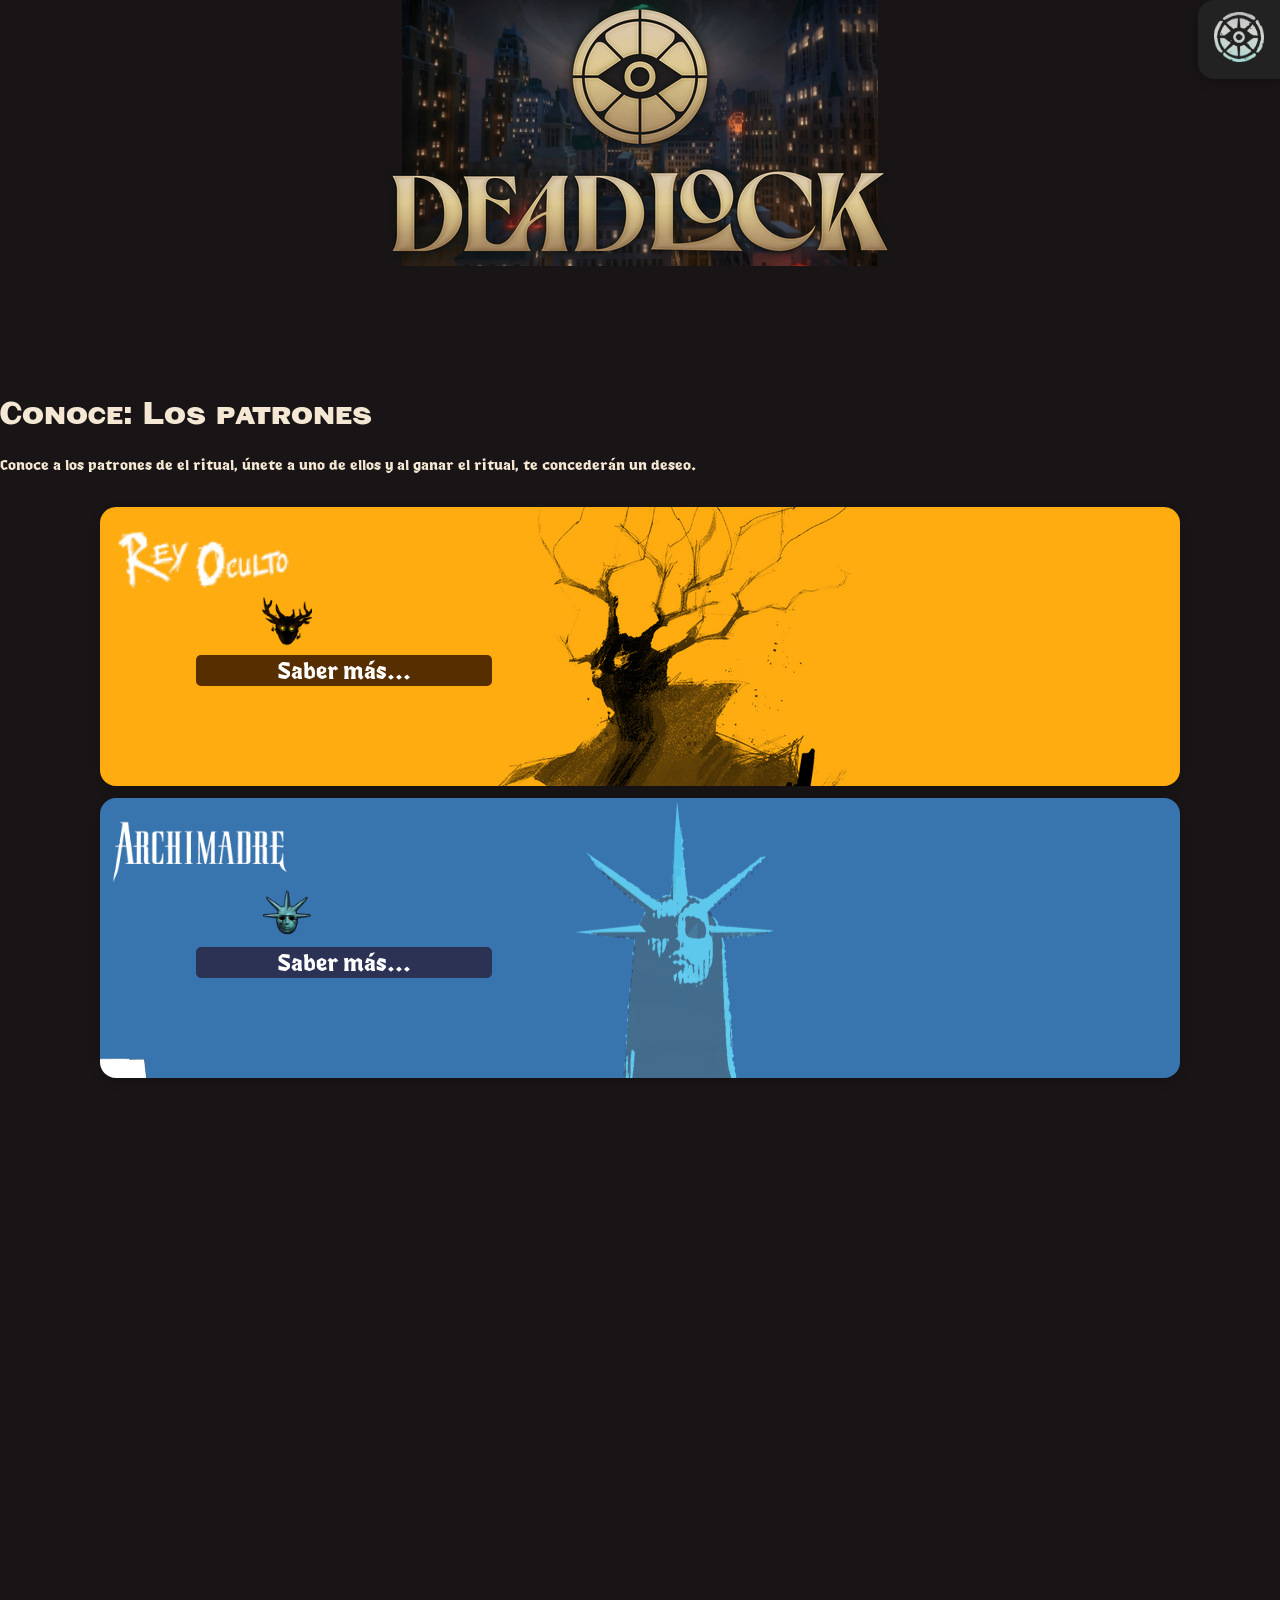
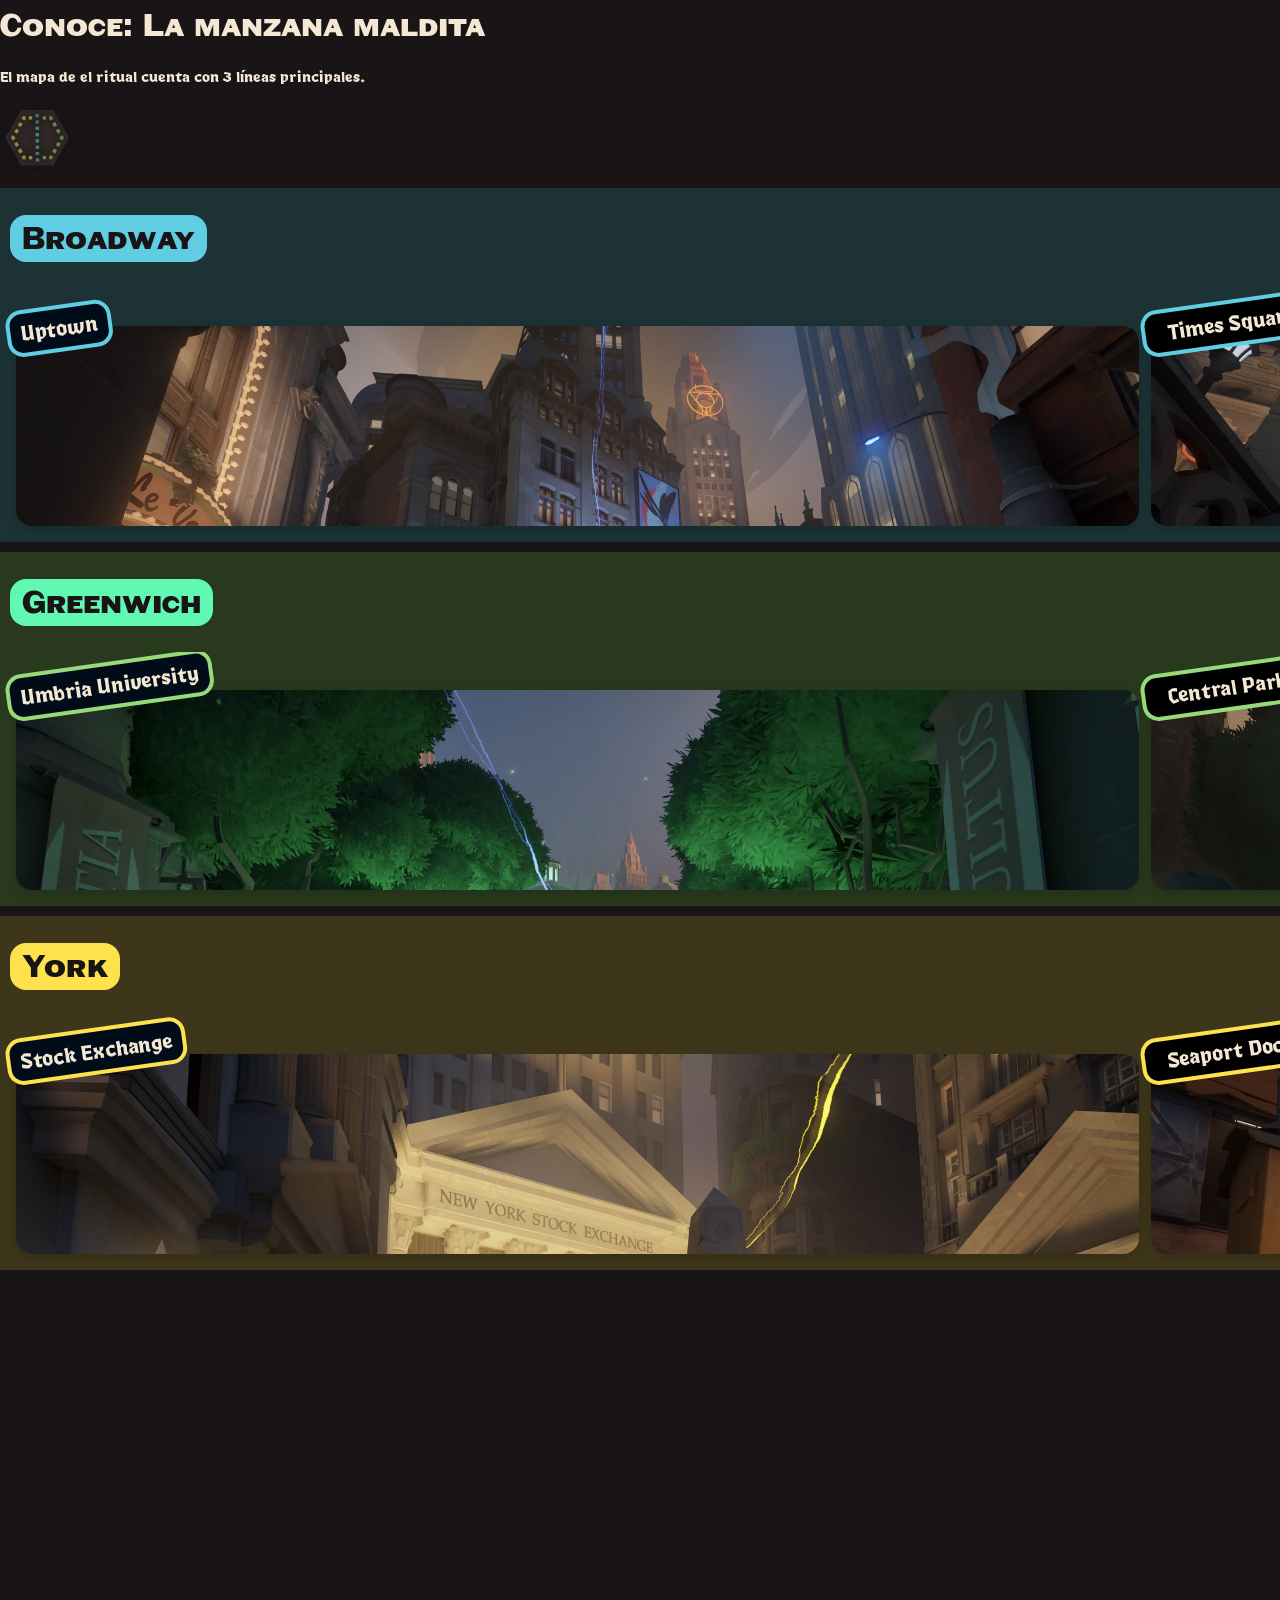
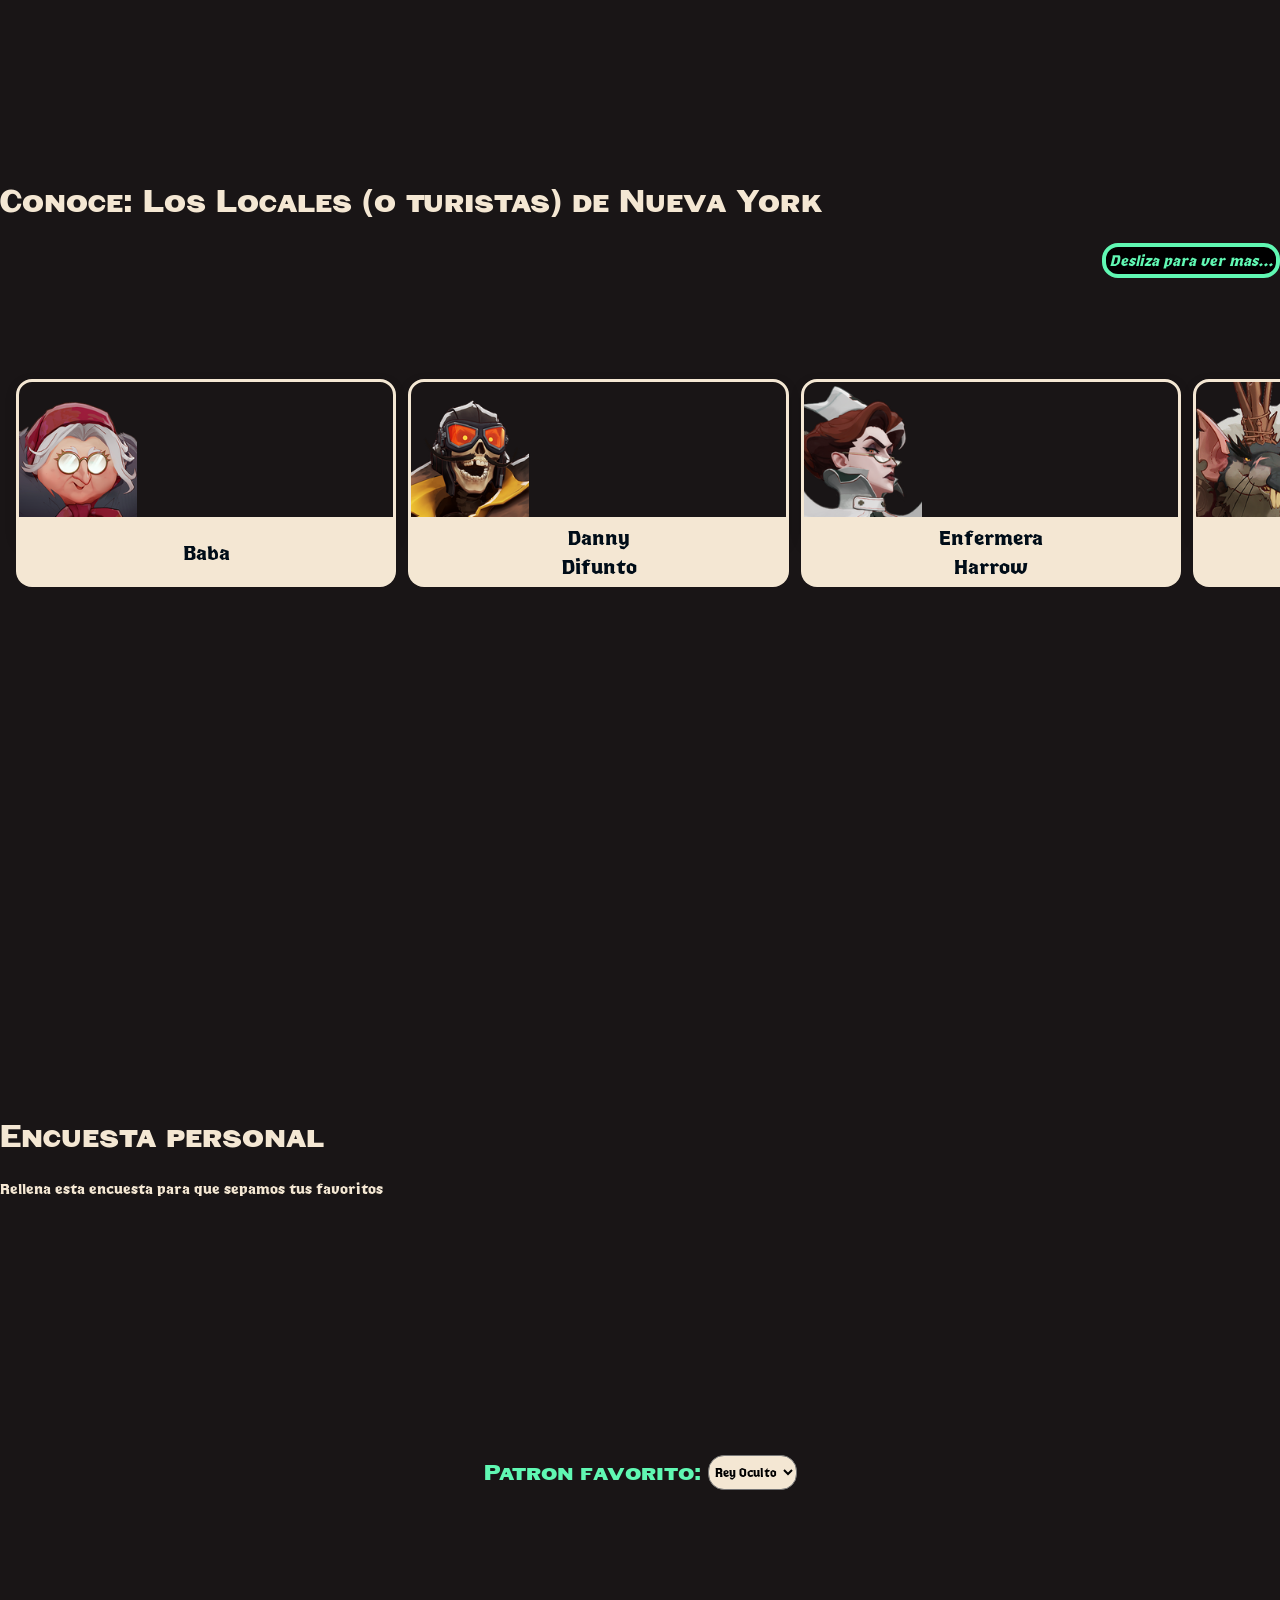
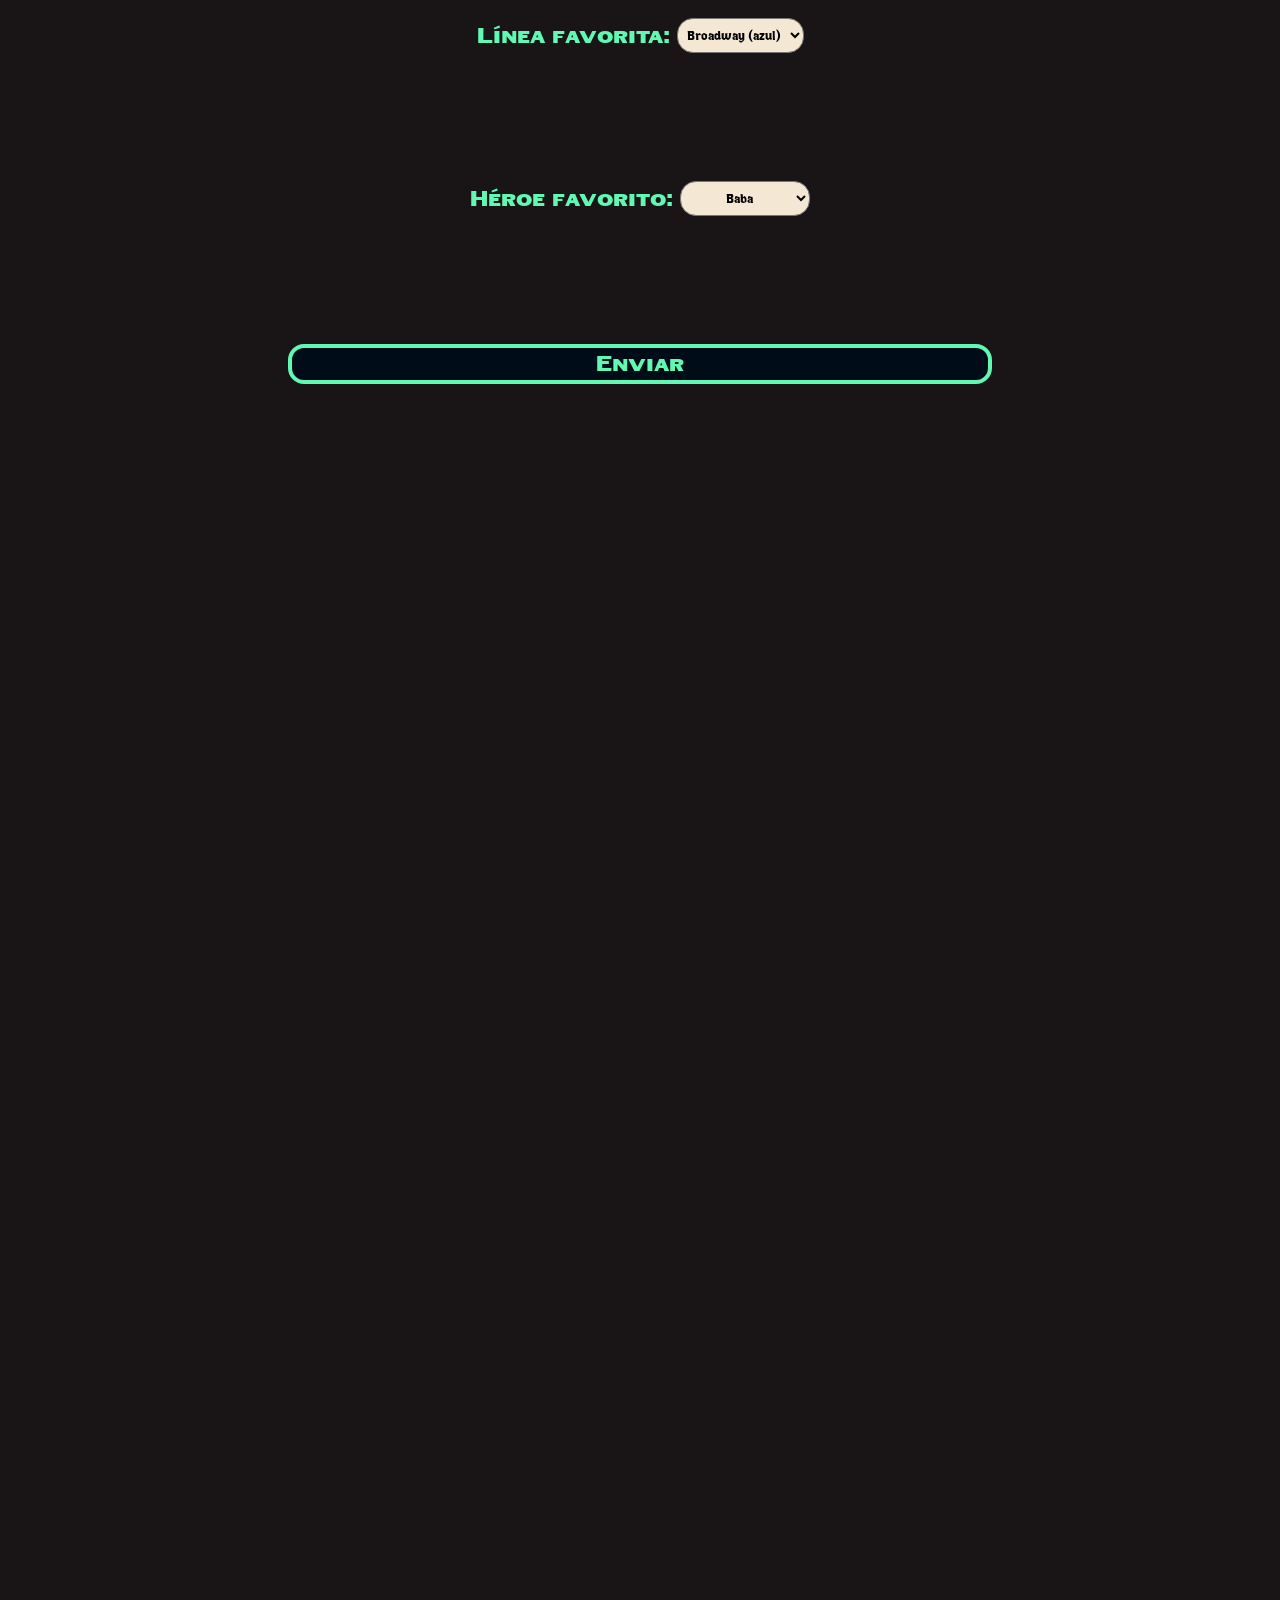
<file: index.html>
<!DOCTYPE html>
<html lang="en">
<head>
    <meta charset="UTF-8">
    <meta name="viewport" content="width=device-width, initial-scale=1.0">
    <link rel="icon" type="image/x-icon" href="fotos/favicon.png">
    <link rel="stylesheet" href="style.css">

    <title>Deadlock</title>
</head>
<body>

    <header>

        <div class="flotante">
            <nav id="top">
                <label for="btn-nav" id="btn-nav-imagen"><img src="fotos/favicon.png" alt="Navegación" width="50px"></label>
                <input type="checkbox" id="btn-nav" value="false">
                <label for="btn-nav" class="overlay"></label>
                <ul class="lista-nav">
                    <li><a href="#Patrones">Los patrones</a></li>
                    <li><a href="#Manzana">La manzana maldita</a></li>
                    <li><a href="#Personajes">Personajes</a></li>
                    <li><a href="#Formulario">Formulario</a></li>
                </ul>
            </nav>
        </div>

        <div id="titulo">
            <img src="fotos/general/deadlockTitle2.png" width="100%">
        </div>

    </header>

    <main>

        <div class="Partones">
            
            
                <h1 id="Patrones">Conoce: Los patrones</h1>
                
                <p>Conoce a los patrones de el ritual, únete a uno de ellos y al ganar el ritual, te concederán un deseo.</p>

            <div class="slider">
                <div class="tarjetaPatron rey">
                    <img src="fotos/patrones/120px-Hidden_King_spanish.png" width="200px">
                    <br>
                    <a href="fotos/patrones/Hidden_King_model.png"><img src="fotos/patrones/120px-Hidden_King.png" width="50px"></a>
                    <table>
                        <tr>
                            <td class="parrafo">
                                <label for="btn-HiddenVerMas">Saber más...</label>
                                <input type="checkbox" id="btn-HiddenVerMas" value="false">
                                <p>La estirada sombra de la altura de un rascacielos... un apartamento tapiado en la cocina del infierno... El Rey Oculto existe en las grietas de la ciudad, esperando a que sus seguidores lo libren a la luz</p>
                            </td>
                        </tr>
                
                    </table>
                </div>
                <div class="tarjetaPatron archmother">
                    <img src="fotos/patrones/1920px-Archmother_spanish.png" width="200px">
                    <br>
                    <a href="fotos/patrones/Archmother_model.png"><img src="fotos/patrones/120px-Archmother.png" width="50px"></a>
                    <table>
                        <tr>
                            <td class="parrafo">
                                <label for="btn-ArchVerMas" id="labelArch">Saber más...</label>
                                <input type="checkbox" id="btn-ArchVerMas" value="false">
                                <p id="parrafoArch">Cristal, acero y piedra... Orden y poder donde nunca hubo nada... La Archimadre siempre ha guiado la mano de los fundadores, ahora es el turno de darle la bienvenida a casa</p>
                            </td>
                        </tr>
                
                    </table>
                </div>
            </div>
        </div>
                

        <div class="Mapa">

            <h1 id="Manzana">Conoce: La manzana maldita</h1>
            <p>El mapa de el ritual cuenta con 3 líneas principales.</p><img src="fotos/mapa/hex_map.svg" height="70px">

            <div class="lane" id="broadway">

                <h2>Broadway</h2> 

                <div class="carreteLinea">

                    <div class="Uptown tarjetaBroadway">
                        <div class="TituloUptown">
                            <p>Uptown</p>
                        </div>
                        <a href="fotos/mapa/broadway/uptown_01.jpg"></a>
                    </div>

                    <div class="TimesSquare tarjetaBroadway">
                        <div class="TituloTimesSquare">
                            <p>Times Square</p>
                        </div>
                        <a href="fotos/mapa/broadway/times_square_05.jpg"></a>
                    </div>

                    <div class="Downtown tarjetaBroadway">
                        <div class="TituloDowntown">
                            <p>Downtown</p>
                        </div>
                        <a href="fotos/mapa/broadway/broadway_01.jpg"></a>
                    </div>

                </div>

            </div>

            <div class="lane" id="greenwich">

                <h2>Greenwich</h2>

                <div class="carreteLinea">

                    <div class="Umbria tarjetaGreenwich">
                        <div class="TituloUmbria">
                            <p>Umbria University</p>
                        </div>
                        <a href="fotos/mapa/greenwich/campus_01.jpg"></a>
                    </div>

                    <div class="CentralPark tarjetaGreenwich">
                        <div class="TituloCentralPark">
                            <p>Central Park</p>
                        </div>
                        <a href="fotos/mapa/greenwich/central_park_02.jpg"></a>
                    </div>

                    <div class="Brownstones tarjetaGreenwich">
                        <div class="TituloBrownstones">
                            <p>Brownstones</p>
                        </div>
                        <a href="fotos/mapa/greenwich/brownstones.jpg"></a>
                    </div>

                </div>

            </div>

            <div class="lane" id="york">

                <h2>York</h2>

                <div class="carreteLinea">

                    <div class="Stock tarjetaYork">
                        <div class="TituloStock">
                            <p>Stock Exchange</p>
                        </div>
                        <a href="fotos/mapa/york/stock_exchange_03.jpg"></a>
                    </div>

                    <div class="Seaport tarjetaYork">
                        <div class="TituloSeaport">
                            <p>Seaport Dock</p>
                        </div>
                        <a href="fotos/mapa/york/seaport_01.jpg"></a>
                    </div>

                    <div class="Fairfax tarjetaYork">
                        <div class="TituloFairfax">
                            <p>Old Fairfax<br/>Industries</p>
                        </div>
                        <a href="fotos/mapa/york/factory_03.jpg"></a>
                    </div>

                </div>

            </div>

        </div>

        <div class="Personajes">

            <h1 id="Personajes">Conoce: Los Locales (o turistas) de Nueva York</h1>

            
            
            
            <div class="etiquetaCarreteHeroes"><p>Desliza para ver mas... </p></div>
            
            

            <div class="carreteHeroes">

                <div class="tarjetaHeroe Baba">
                    <a href="heroes/baba.html"></a>
                    <div id="tituloBaba">
                        <p>Baba</p>
                    </div>
                </div>

                <div class="tarjetaHeroe Danny">
                    <a href="heroes/deadmanDanny.html"></a>
                    <div id="tituloDanny">
                        <p>Danny<br>Difunto</p>
                    </div>
                </div>

                <div class="tarjetaHeroe Harrow">
                    <a href="heroes/harrow.html"></a>
                    <div id="tituloHarrow">
                        <p>Enfermera<br>Harrow</p>
                    </div>
                </div>

                <div class="tarjetaHeroe RatKing">
                    <a href="heroes/ratKing.html"></a>
                    <div id="tituloRatKing">
                        <p>Rat King</p>
                    </div>
                </div>

                <div class="tarjetaHeroe Salomon">
                    <a href="heroes/salomon.html"></a>
                    <div id="tituloSalomon">
                        <p>Salomon</p>
                    </div>
                </div>

                <div class="tarjetaHeroe Violet">
                    <a href="heroes/violet.html"></a>
                    <div id="tituloViolet">
                        <p>Violet</p>
                    </div>
                </div>

            </div>

        </div>


        <div id="Formulario" class="formulario">

            <h1>Encuesta personal</h1>
            <p>Rellena esta encuesta para que sepamos tus favoritos</p>

            <form>
                <label for="formPatron">Patron favorito: </label>     <select id="formPatron">
                    <option value="ReyOculto">Rey Oculto</option>
                    <option value="Archimadre">Archimadre</option>
                </select>
                <br>
                <label for="formLinea">Línea favorita: </label>     <select id="formLinea">
                    <option value="Broadway">Broadway (azul)</option>
                    <option value="Greenwich">Greenwich (verde)</option>
                    <option value="York">York (amarillo)</option>
                </select>
                <br>
                <label for="formHeroe">Héroe favorito: </label>     <select id="formHeroe">
                    <option value="Baba">Baba</option>
                    <option value="Danny">Danny Difunto</option>
                    <option value="Harrow">Enfermera Harrow</option>
                    <option value="RatKing">Rey Rata</option>
                    <option value="Salomon">Salomon</option>
                    <option value="Violet">Violet</option>
                </select>
                <br>

                <input type="submit" value="Enviar">
            </form>

        </div>
        
    </main>

</body>
</html>
</file>
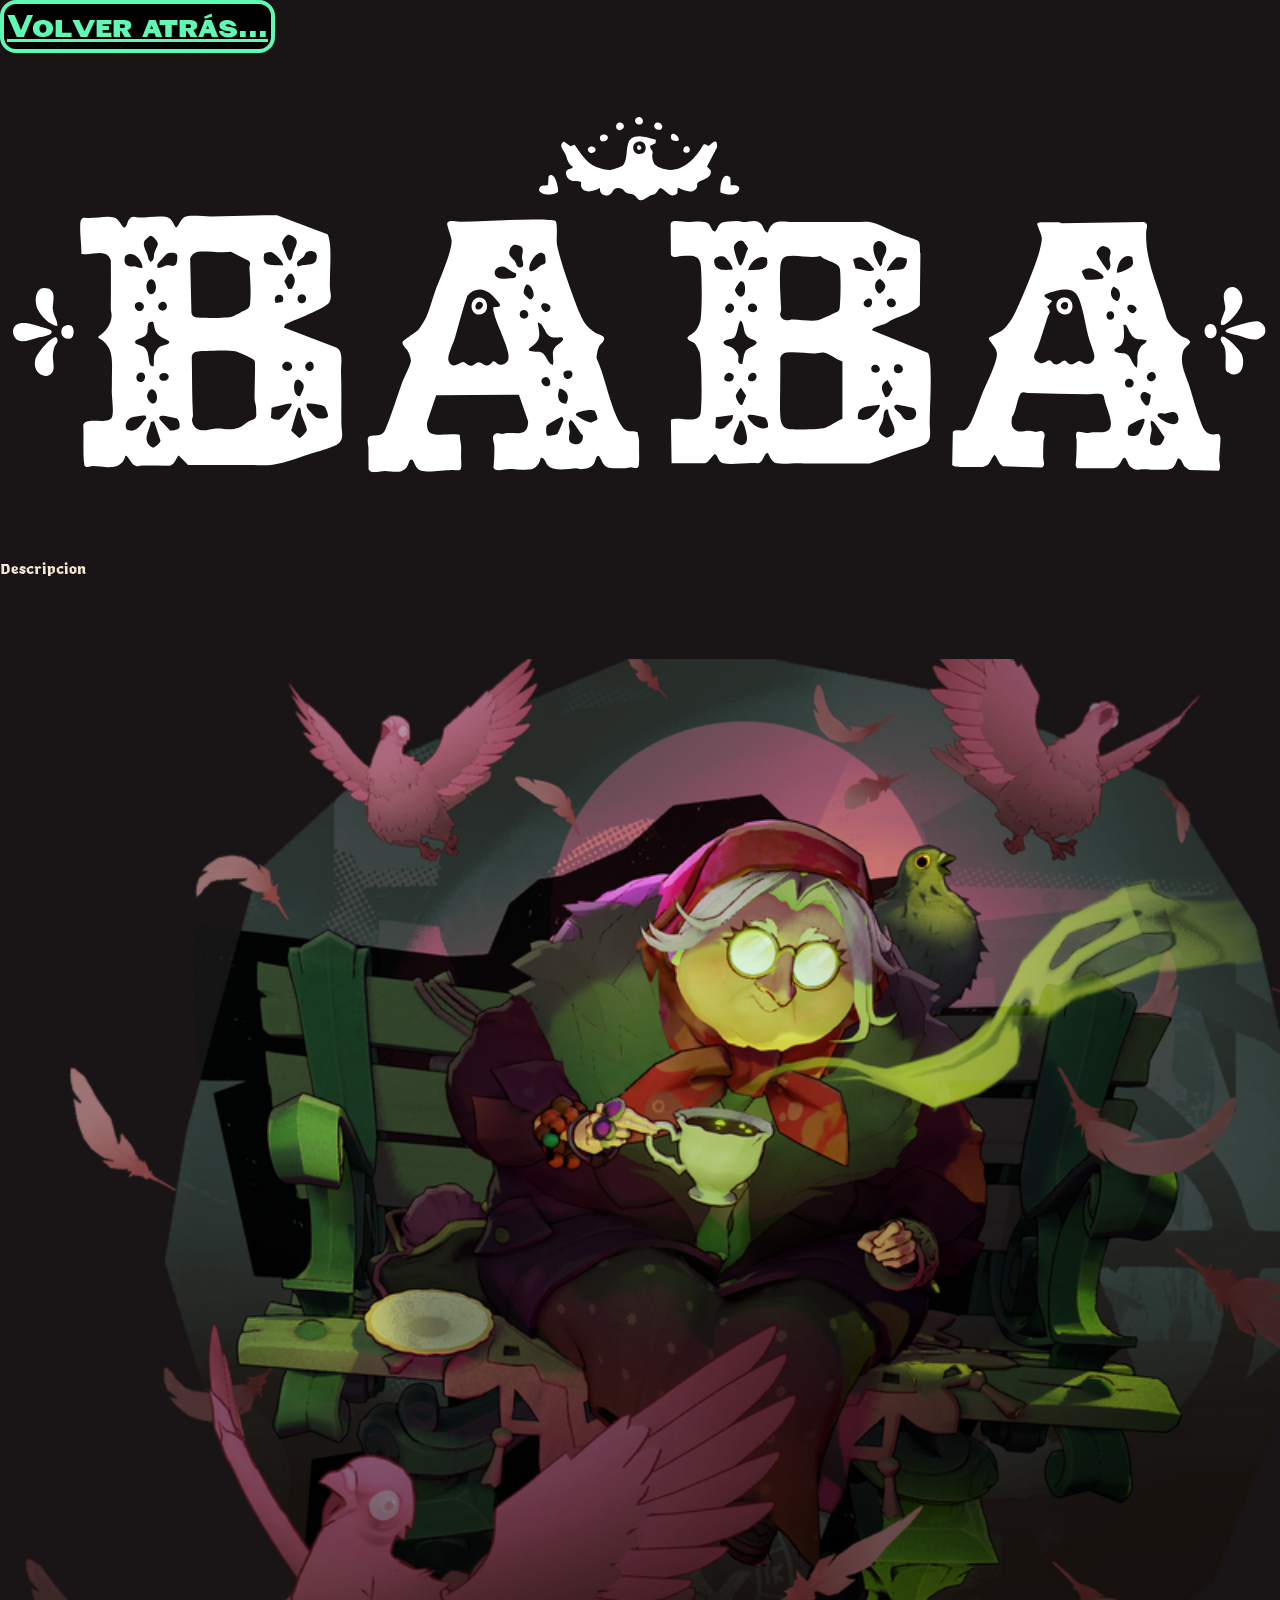
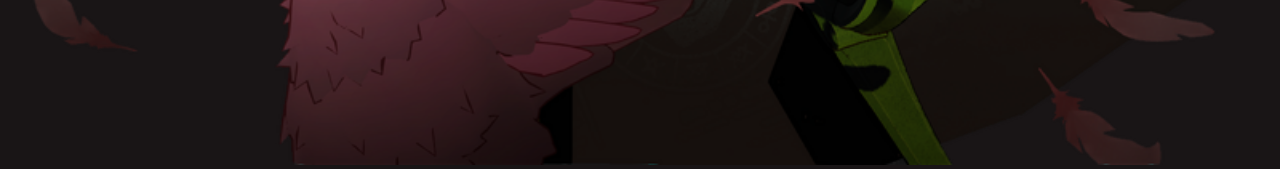
<file: heroes/baba.html>
<!DOCTYPE html>
<html lang="en">
<head>
    <meta charset="UTF-8">
    <meta name="viewport" content="width=device-width, initial-scale=1.0">
    <link rel="stylesheet" href="heroes_style.css">
    <link rel="icon" type="image/x-icon" href="fotos/favicon.png">
    <title>Deadlock</title>
</head>
<body>
    
    <header>
        <a href="../index.html">Volver atrás...</a>
    </header>

    <img src="../fotos/heroes/baba/Baba_name.svg" id="nombre">

    <p>Descripcion</p>

    <div class="render"><img src="../fotos/heroes/baba/800px-Baba_Render.png"></div>

</body>
</html>
</file>
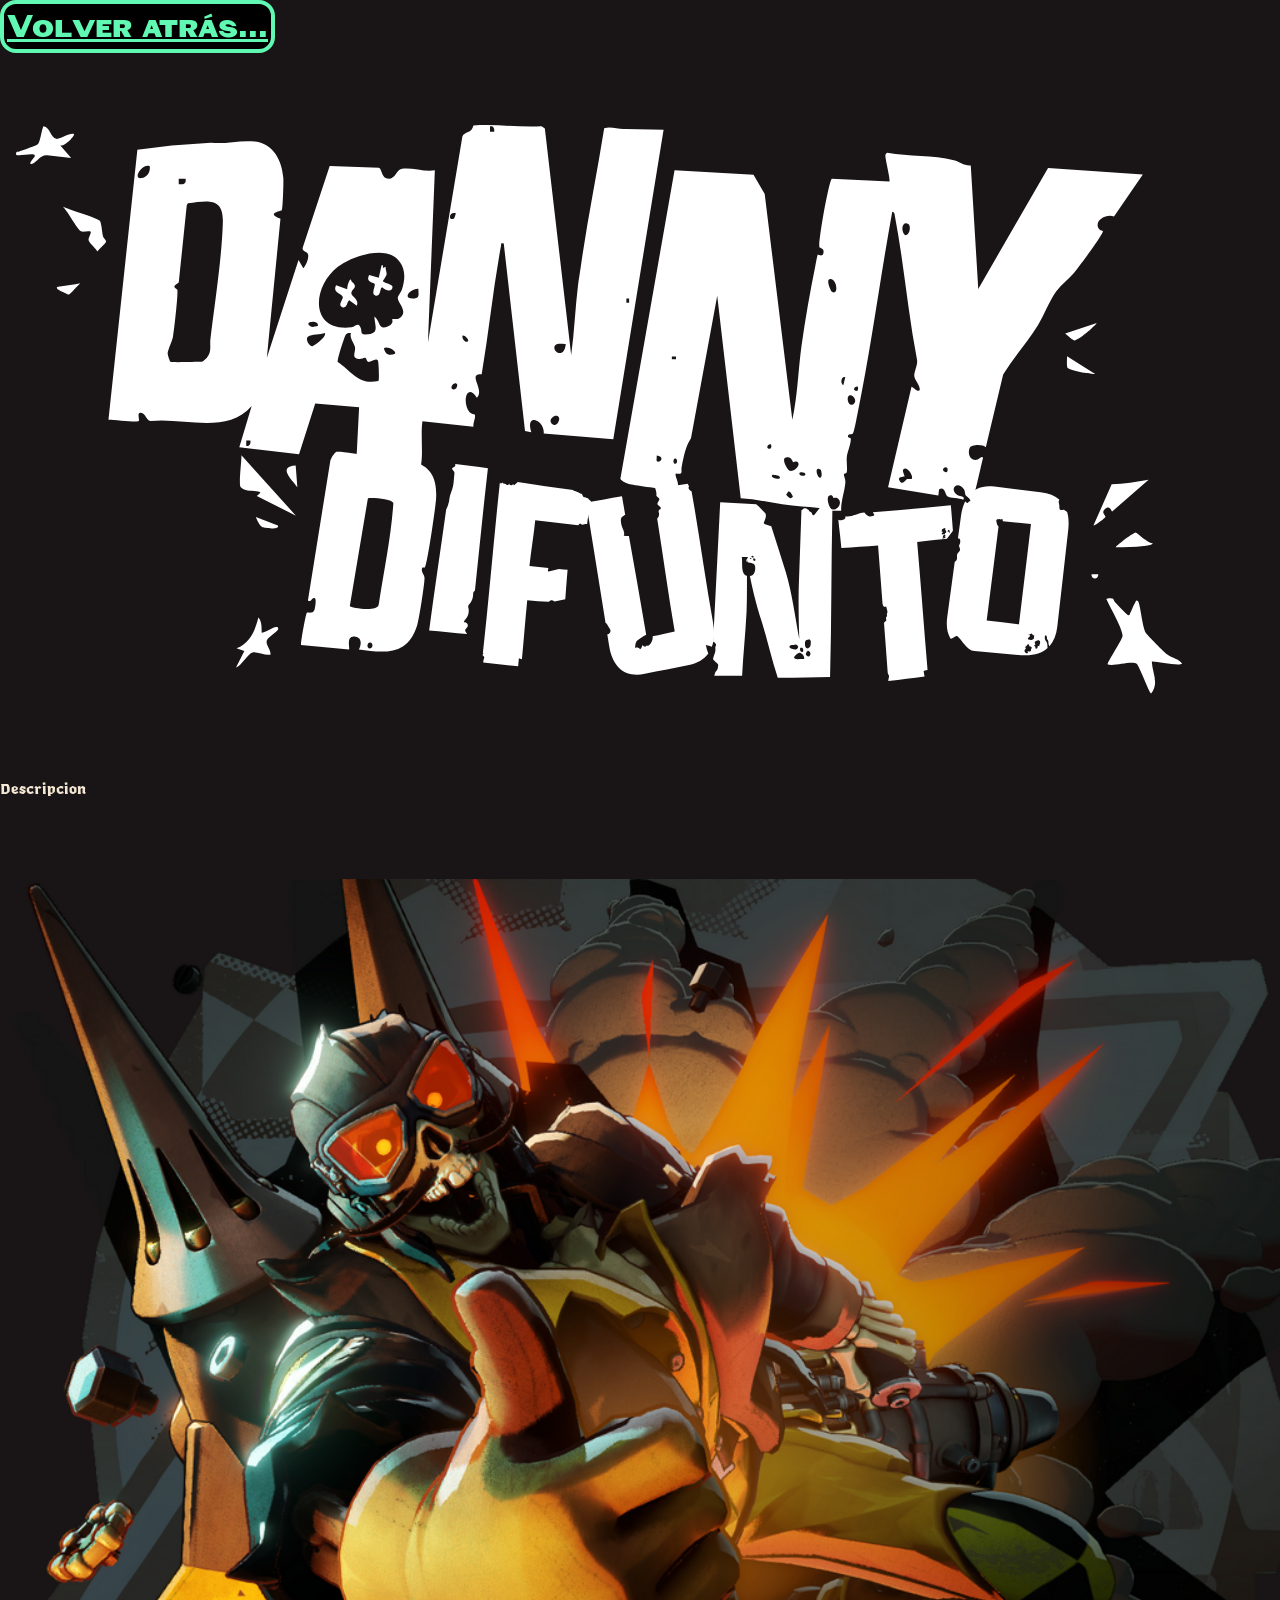
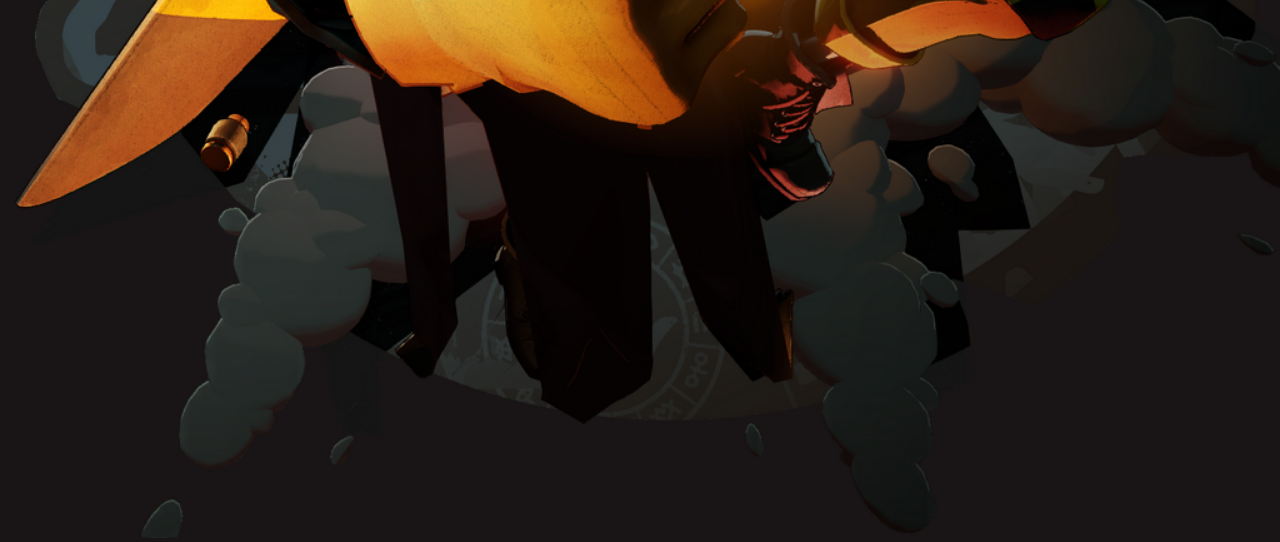
<file: heroes/deadmanDanny.html>
<!DOCTYPE html>
<html lang="en">
<head>
    <meta charset="UTF-8">
    <meta name="viewport" content="width=device-width, initial-scale=1.0">
    <link rel="stylesheet" href="heroes_style.css">
    <link rel="icon" type="image/x-icon" href="fotos/favicon.png">
    <title>Deadlock</title>
</head>
<body>
    
    <header>
        <a href="../index.html">Volver atrás...</a>
    </header>

    <img src="../fotos/heroes/danny/Deadpack_spanish.svg" id="nombre">

    <p>Descripcion</p>

    <div class="render"><img src="../fotos/heroes/danny/1024px-Deadman_Danny_Render.png"></div>

</body>
</html>
</file>
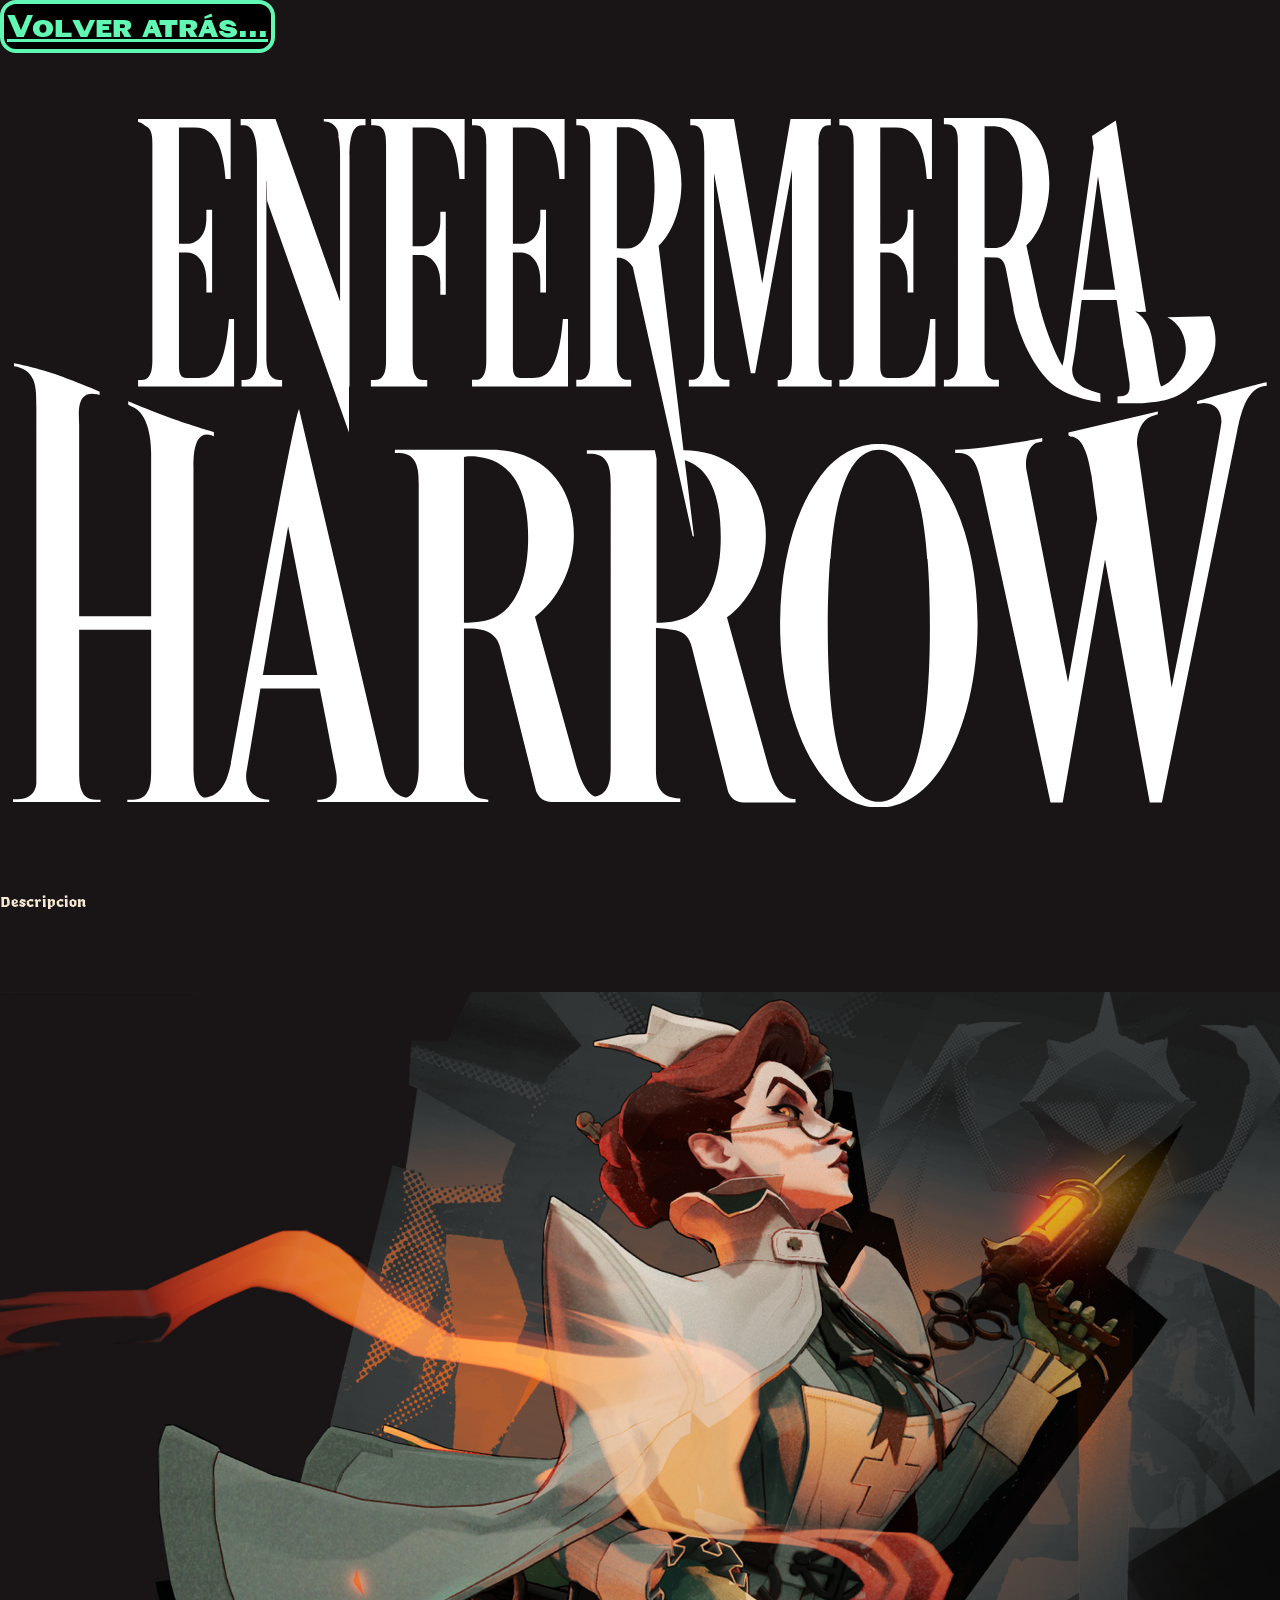
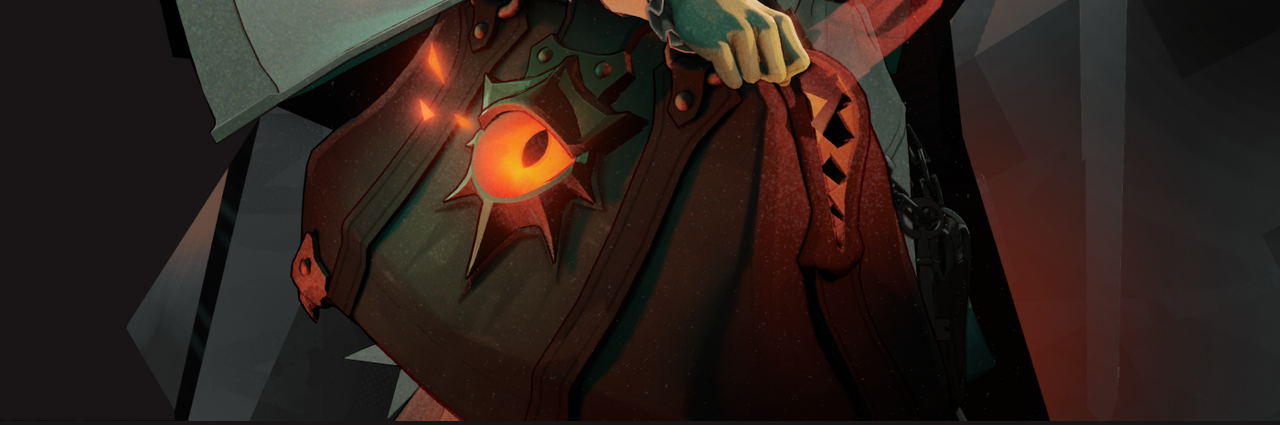
<file: heroes/harrow.html>
<!DOCTYPE html>
<html lang="en">
<head>
    <meta charset="UTF-8">
    <meta name="viewport" content="width=device-width, initial-scale=1.0">
    <link rel="stylesheet" href="heroes_style.css">
    <link rel="icon" type="image/x-icon" href="fotos/favicon.png">
    <title>Deadlock</title>
</head>
<body>
    
    <header>
        <a href="../index.html">Volver atrás...</a>
    </header>

    <img src="../fotos/heroes/harrow/Nurse_spanish.svg" id="nombre">

    <p>Descripcion</p>

    <div class="render"><img src="../fotos/heroes/reyRata/Nurse_Harrow_Render.png"></div>

</body>
</html>
</file>
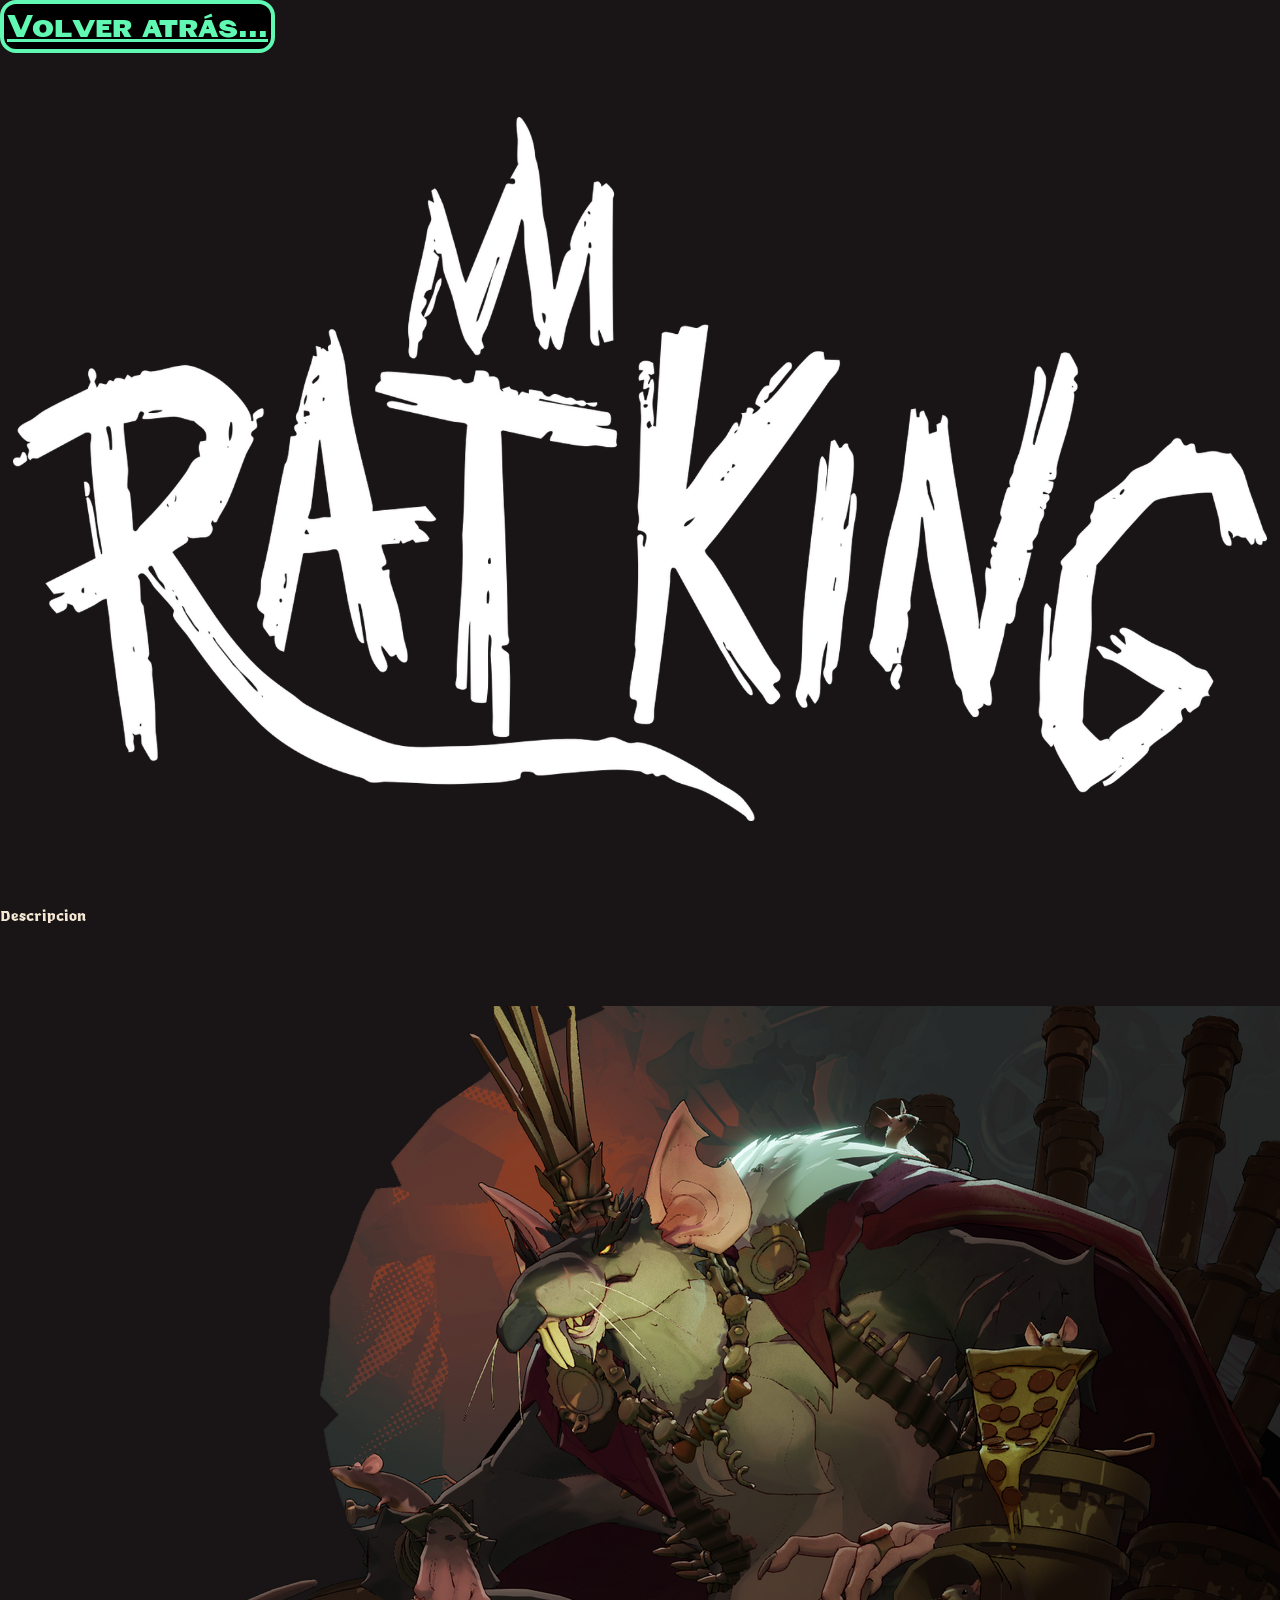
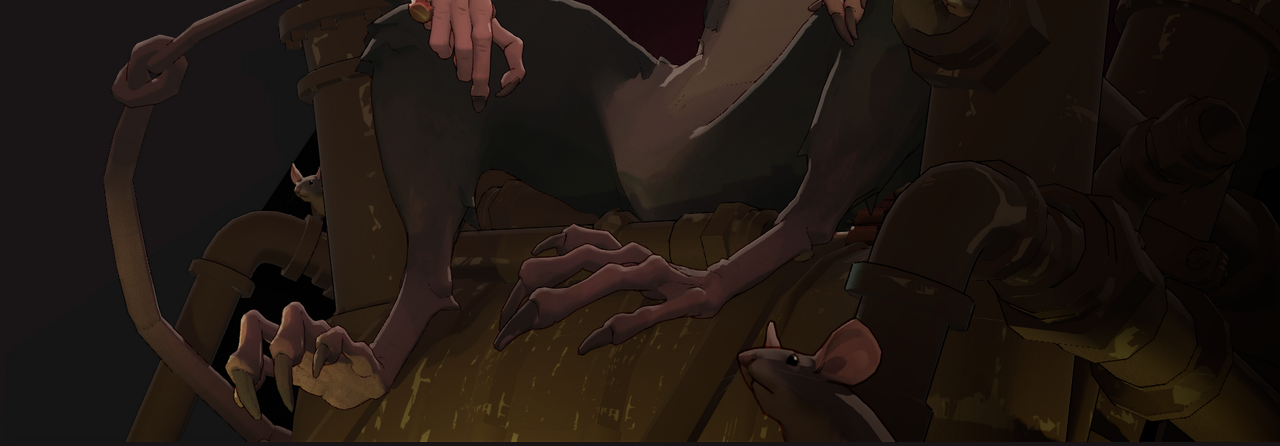
<file: heroes/ratKing.html>
<!DOCTYPE html>
<html lang="en">
<head>
    <meta charset="UTF-8">
    <meta name="viewport" content="width=device-width, initial-scale=1.0">
    <link rel="stylesheet" href="heroes_style.css">
    <link rel="icon" type="image/x-icon" href="fotos/favicon.png">
    <title>Deadlock</title>
</head>
<body>
    
    <header>
        <a href="../index.html">Volver atrás...</a>
    </header>

    <img src="../fotos/heroes/reyRata/1920px-Rat_King_name.svg.png" id="nombre">

    <p>Descripcion</p>

    <div class="render"><img src="../fotos/heroes/reyRata/1280px-Rat_King_Render.png"></div>

</body>
</html>
</file>
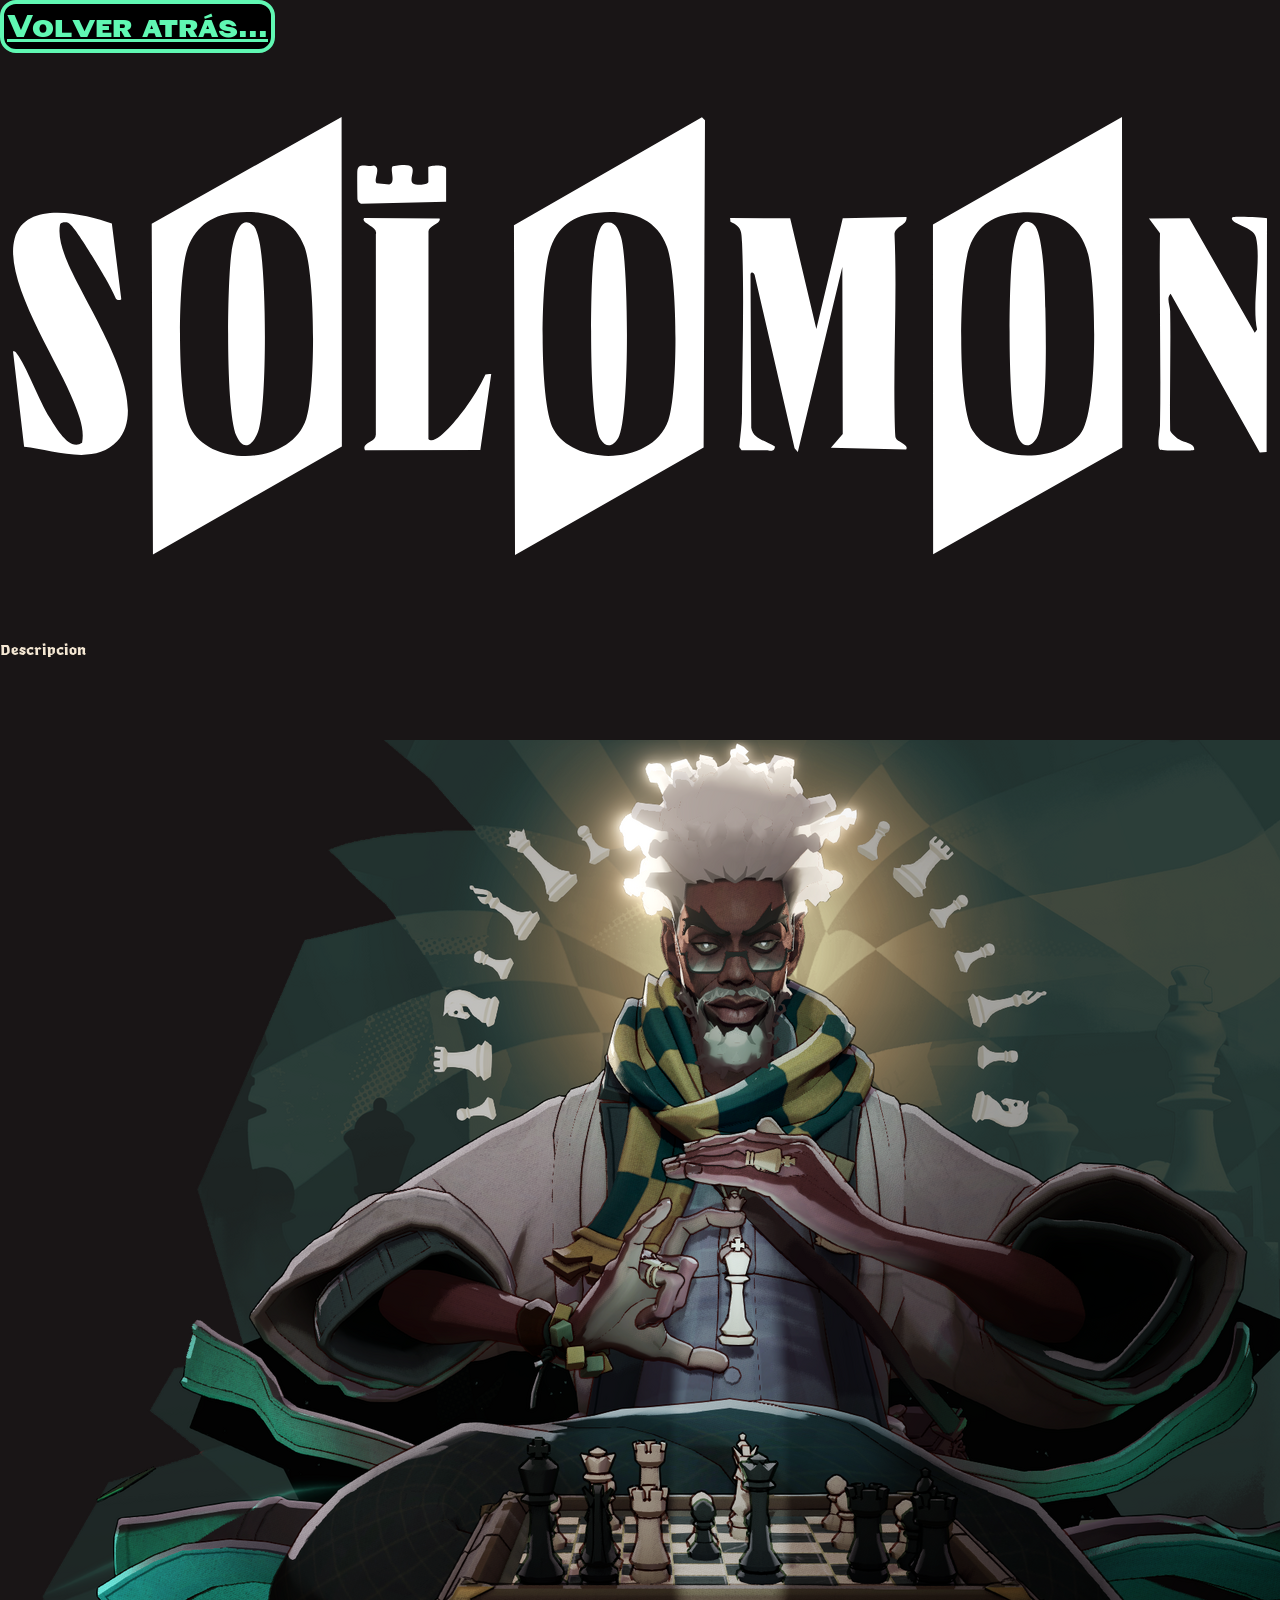
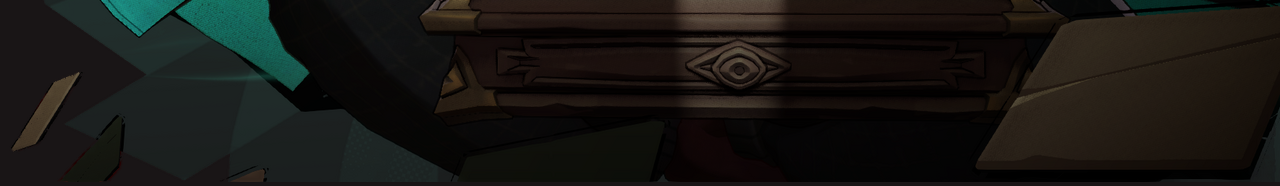
<file: heroes/salomon.html>
<!DOCTYPE html>
<html lang="en">
<head>
    <meta charset="UTF-8">
    <meta name="viewport" content="width=device-width, initial-scale=1.0">
    <link rel="stylesheet" href="heroes_style.css">
    <link rel="icon" type="image/x-icon" href="fotos/favicon.png">
    <title>Deadlock</title>
</head>
<body>
    
    <header>
        <a href="../index.html">Volver atrás...</a>
    </header>

    <img src="../fotos/heroes/salomon/Solomon_name.svg" id="nombre">

    <p>Descripcion</p>

    <div class="render"><img src="../fotos/heroes/salomon/1280px-Solomon_Render.png"></div>

</body>
</html>
</file>
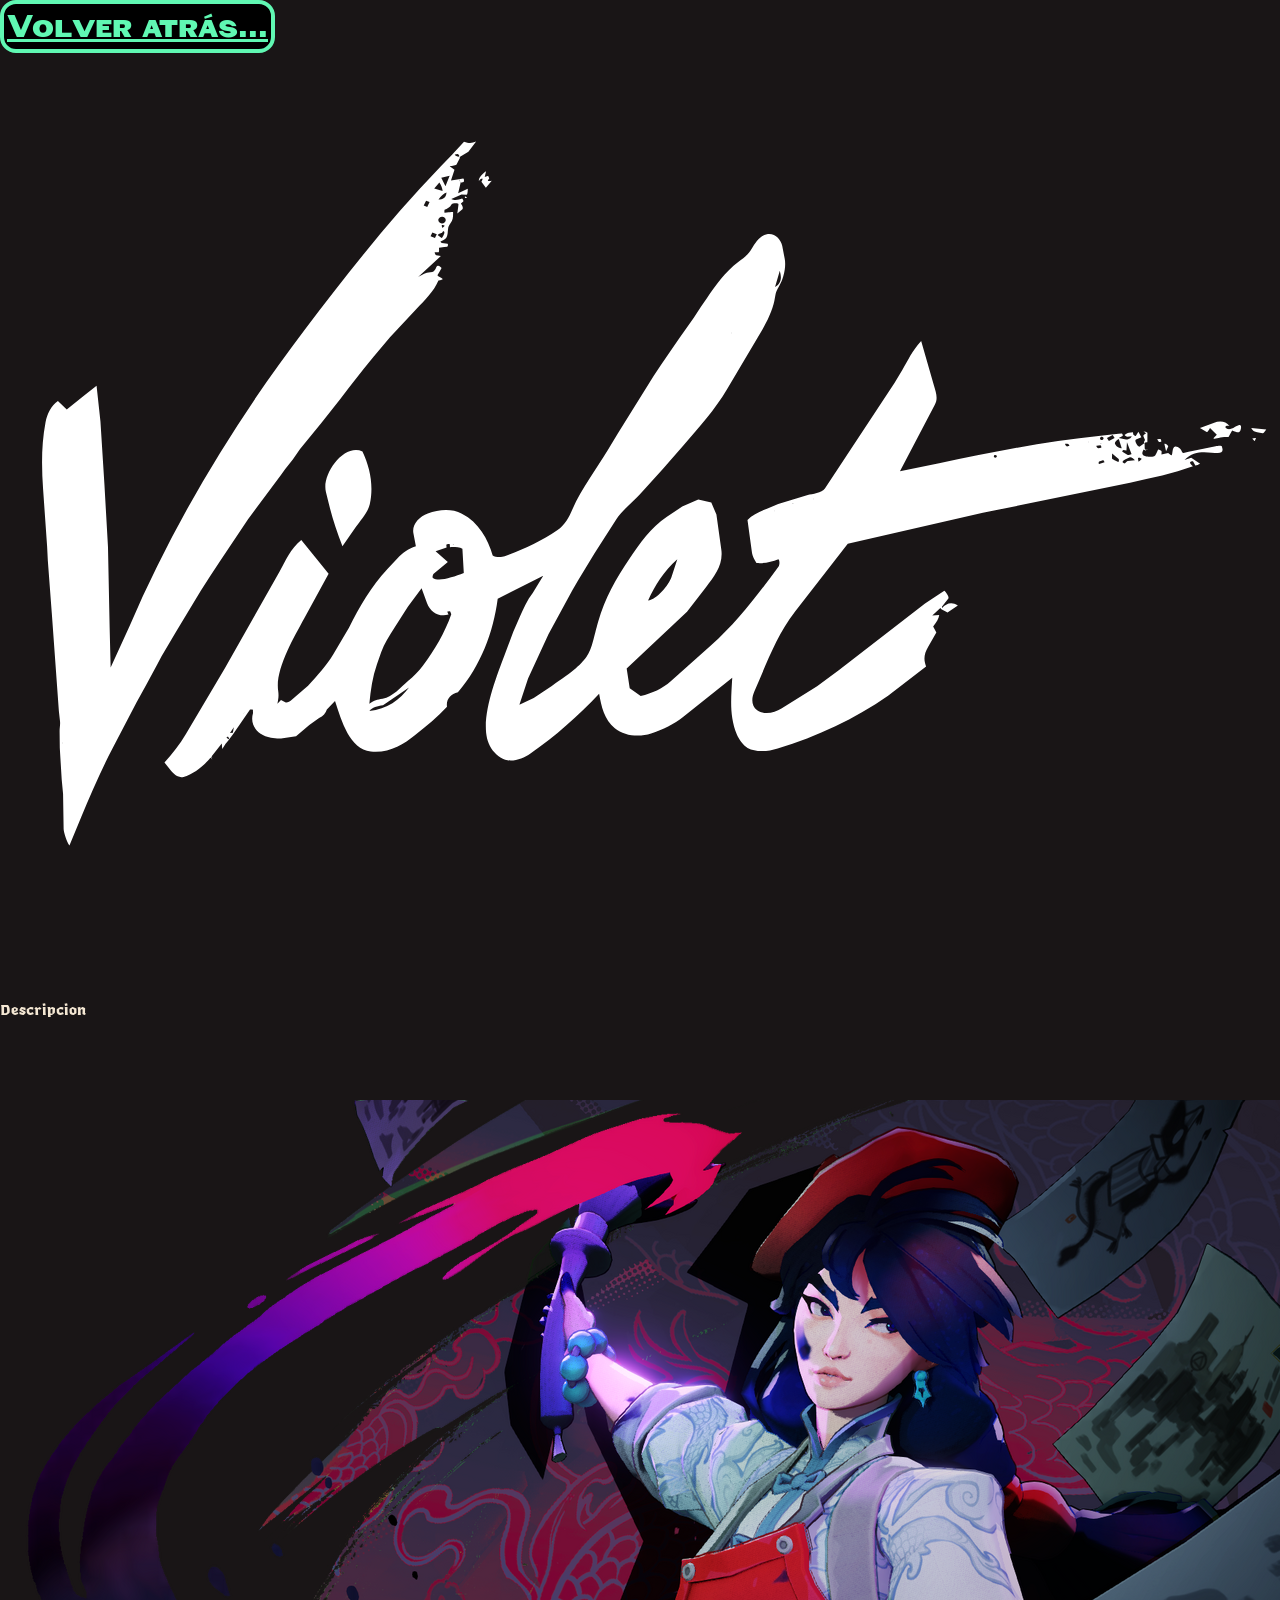
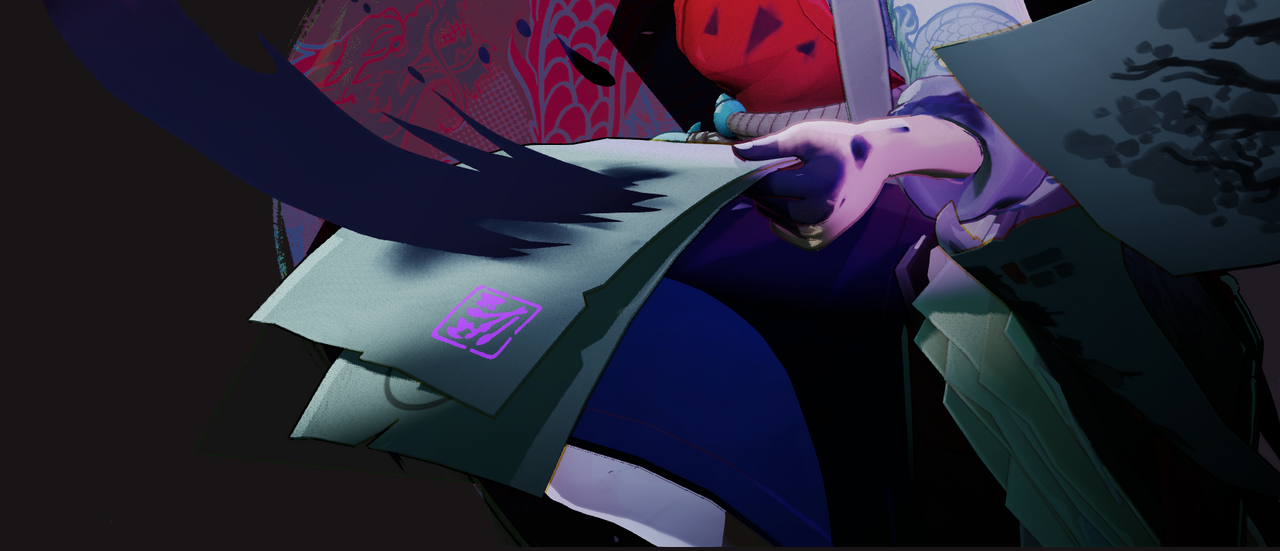
<file: heroes/violet.html>
<!DOCTYPE html>
<html lang="en">
<head>
    <meta charset="UTF-8">
    <meta name="viewport" content="width=device-width, initial-scale=1.0">
    <link rel="stylesheet" href="heroes_style.css">
    <link rel="icon" type="image/x-icon" href="fotos/favicon.png">
    <title>Deadlock</title>
</head>
<body>
    
    <header>
        <a href="../index.html">Volver atrás...</a>
    </header>

    <img src="../fotos/heroes/violet/Violet_name.svg" id="nombre">

    <p>Descripcion</p>

    <div class="render"><img src="../fotos/heroes/violet/1280px-Violet_Render.png"></div>

</body>
</html>
</file>
<file: style.css>
@font-face {
  font-family: 'DeadlockTitle';
  src: url('fonts/ValvePulp-Bold.woff2') format('woff2');
  font-weight: normal;
  font-style: bold;
  font-display: swap;
}

@font-face {
  font-family: 'DeadlockBody';
  src: url('fonts/ValveOccult-SemiBold.woff2') format('woff2');
  font-weight: normal;
  font-style: bold;
  font-display: swap;
}

body {
    font-family: 'DeadlockBody';
    margin: 0;
    background-color: #191516;
    color: #F4E7D3;
}

#titulo {
  background-image: url(fotos/general/themalestrom2.png);
  background-size: contain;
  margin-bottom: 60%;
}

.flotante {
  position: fixed;          /* es el contenedor el que se queda pegado */
  top: 0px;
  right: 0px;
  z-index: 20;
  background: #222;
  border-radius: 16px 0px 0px 16px;
  box-shadow: 0 4px 12px rgba(0, 0, 0, 0.2);
  overflow: hidden;         /* recorta el menú mientras está cerrado */
  transition: width 0.3s ease;
}

#btn-nav {
  display: none;
}

#btn-nav-imagen {
  display: block;
  padding: 12px 16px;
  cursor: pointer;
}

.lista-nav {
  display: none;
  flex-direction: column;
  max-height: 0;            /* cerrado */
  overflow: hidden;
  transition: max-height 0.3s;
  margin-left: 3px;
  margin-left: 0px;
  list-style-position: inside;
}

.lista-nav li {
  margin-bottom: 3dvh;
  min-height: 32px;
  padding: 6px 15px 6px 20px;       /* el hueco de la izquierda es para la imagen */
  display: flex;
  align-items: center;              /* texto centrado en vertical */
  background: url("fotos/general/14px-Souls.png") no-repeat 12px center;
  text-align: left;
}

.lista-nav a {
  padding: 12px 16px;
  color: #60f8b3;
  font-family: 'DeadlockTitle';
  font-size: 24px;
  text-decoration: none;
}

.Patrones {
  background-color: #DA5A29;
}

#btn-nav:checked ~ .lista-nav {
  max-height: 100%;        /* abierto */
  display: flex;
}

.flotante:has(#btn-nav:checked) {
  top: 0px;
  right: 0px;
  bottom: 0px;
  height: 100dvh;
  border-radius: 16px 0px 0px 16px;
}



/* Sistema de tarjetas y cards */
.slider {
  display: flex;
  gap: 12px;
  overflow-x: auto;
  scroll-snap-type: x mandatory;
  padding: 16px;
  scroll-padding-left: 16px;      /* para que el snap respete el padding */
  scrollbar-width: none;
  margin-bottom: 40%
}
.slider::-webkit-scrollbar {
  display: none;
}

.tarjetaPatron {
  flex: 0 0 90%;                  /* ocupa el 85%, el resto deja asomar la siguiente */
  scroll-snap-align: start;
  min-height: 200px;
  border-radius: 16px;
  box-shadow: 0 4px 12px rgba(0, 0, 0, 0.15);
}


div.rey{
  background-image: url(fotos/patrones/1280px-Hidden_king_art.png);
  background-size: auto;
  background-position: 30% 0%;
  color: white;
}

div.rey>img{
  margin-top: 5%;
}

div>a img {
  margin-left: 30%;
}

div.rey table tr{
  vertical-align: top;
}

div.rey table tr>td{
  text-align: left;
}

td.parrafo {
  padding-right: 30%;
  padding-left: 5%;
  color: black;
}

td.parrafo p{
  text-align: center;
  background-color: rgba(86, 46, 0, 0.5);
  border-radius: 5px;
  color: white;
  margin-top: -3px;
}

td.parrafo p#parrafoArch{
  text-align: center;
  background-color: rgba(0, 20, 86, 0.5);
  border-radius: 5px;
  color: white;
  margin-top: -3px;
}

/* Menu de ver mas */

input#btn-HiddenVerMas {
  display: none;
}


td.parrafo label {
  cursor: pointer;
  display: block;
  text-align: center;
  background-color: rgb(86, 46, 0);
  border-radius: 5px;
  font-size: 24px;
  color: white;
  margin: 0px 40px;
}


td.parrafo p {
  visibility: hidden;
  opacity: 0;
  transition: opacity 0.3s ease; /* Transición suave opcional */
}

input#btn-HiddenVerMas:checked ~ p {
  visibility: visible;
  opacity: 1;
}

input#btn-ArchVerMas {
  display: none;
}


td.parrafo label#labelArch {
  cursor: pointer;
  display: block;
  text-align: center;
  background-color: rgb(44, 50, 84);
  border-radius: 5px;
  color: white;
  margin: 0px 40px;
}

input#btn-ArchVerMas:checked ~ p {
  visibility: visible;
  opacity: 1;
}


div.archmother{
  background-image: url(fotos/patrones/Archmother_art.png);
  background-size: auto;
  background-position: 40% 6%;
  color: white;
}

div.archmother>img{
  margin-top: 5%;
}

h1, h2, h3 {
    font-family: 'DeadlockTitle';
}






























.tarjetaBroadway > a,
.tarjetaGreenwich > a,
.tarjetaYork > a {
  position: absolute;
  inset: 0;                 /* top/right/bottom/left: 0 */
  border-radius: 16px;
}

div#broadway h2{
  display: inline-block;
  padding: 4px 12px;
  color: #191516;
  background-color: #60CDE3;
  border-radius: 16px;
  font-size: xx-large;
  margin-left: 10px;
}
div#Mapa>img {
  vertical-align: middle;
  margin-left: 10px;
  padding-bottom: 12px;
}

div#broadway {
  margin-top: 10px;
  background-color: #1C3235;
}

div#greenwich h2{
  display: inline-block;
  padding: 4px 12px;
  color: #191516;
  background-color: #60f8b3;
  border-radius: 16px;
  font-size: xx-large;
  margin-left: 10px;
}

div#greenwich {
  margin-top: 10px;
  background-color: #28391D;
}

div#york h2{
  display: inline-block;
  padding: 4px 12px;
  color: #191516;
  background-color: #FDE14D;
  border-radius: 16px;
  font-size: xx-large;
  margin-left: 10px;
}

div#york{
  margin-top: 10px;
  background-color: #3E361A;
  margin-bottom: 40%
}

/* Carretes lineas mapas */
.carreteLinea {
  display: flex;
  gap: 12px;
  overflow-x: auto;
  scroll-snap-type: x mandatory;
  padding: 24px 16px 16px;   /* arriba 24px (para la etiqueta), resto como antes */
  scroll-padding-left: 16px;
  scrollbar-width: none;
}
.carreteLinea::-webkit-scrollbar {
  display: none;
}


/* Carrete Broadway */

.tarjetaBroadway {
  position: relative;
  flex: 0 0 90%;                  
  scroll-snap-align: start;
  min-height: 200px;
  border-radius: 16px;
  box-shadow: 0 4px 12px rgba(0, 0, 0, 0.15);
  margin-top: 14px;
}

.Uptown {
  background-image: url(fotos/mapa/broadway/uptown_01.jpg);
  background-repeat: no-repeat;
  background-size: cover;
}

.TituloUptown {
  position: absolute;
  top: -14px;
  left: -6px;
  padding: 0px 10px;
  background: #000d18;
  color: #F4E7D3;
  font-family: 'DeadlockBody';
  font-size: 22px;
  transform: rotate(-8deg);
  transform-origin: left bottom;
  z-index: 2;
  border-radius: 16px;
  border: solid 4px #60CDE3;
}

.TituloUptown p {
  margin: 5px auto;
}

.TimesSquare {
  background-image: url(fotos/mapa/broadway/times_square_05.jpg);
  background-repeat: no-repeat;
  background-size: cover;
}

.TituloTimesSquare {
  position: absolute;
  top: -14px;
  left: -6px;
  padding: 0px 22px;
  background: #000000;
  color: #F4E7D3;
  font-family: 'DeadlockBody';
  font-size: 22px;
  transform: rotate(-8deg);
  transform-origin: left bottom;
  z-index: 2;
  border-radius: 16px;
  border: solid 4px #60CDE3;
}

.TituloTimesSquare p {
  margin: 5px auto;
}

.Downtown {
  background-image: url(fotos/mapa/broadway/broadway_01.jpg);
  background-repeat: no-repeat;
  background-size: cover;
}

.TituloDowntown {
  position: absolute;
  top: -14px;
  left: -6px;
  padding: 0px 22px;
  background: #000000;
  color: #F4E7D3;
  font-family: 'DeadlockBody';
  font-size: 22px;
  transform: rotate(-8deg);
  transform-origin: left bottom;
  z-index: 2;
  border-radius: 16px;
  border: solid 4px #60CDE3;
}

.TituloDowntown p {
  margin: 5px auto;
}

/* Carrete Greenwich */

.tarjetaGreenwich {
  position: relative;
  flex: 0 0 90%;                  
  scroll-snap-align: start;
  min-height: 200px;
  border-radius: 16px;
  box-shadow: 0 4px 12px rgba(0, 0, 0, 0.15);
  margin-top: 14px;
}

.Umbria {
  background-image: url(fotos/mapa/greenwich/campus_01.jpg);
  background-repeat: no-repeat;
  background-size: cover;
}

.TituloUmbria {
  position: absolute;
  top: -14px;
  left: -6px;
  padding: 0px 10px;
  background: #000d18;
  color: #F4E7D3;
  font-family: 'DeadlockBody';
  font-size: 22px;
  transform: rotate(-8deg);
  transform-origin: left bottom;
  z-index: 2;
  border-radius: 16px;
  border: solid 4px #97DA79;
}

.TituloUmbria p {
  margin: 5px auto;
}

.CentralPark {
  background-image: url(fotos/mapa/greenwich/central_park_02.jpg);
  background-repeat: no-repeat;
  background-size: cover;
}

.TituloCentralPark {
  position: absolute;
  top: -14px;
  left: -6px;
  padding: 0px 22px;
  background: #000000;
  color: #F4E7D3;
  font-family: 'DeadlockBody';
  font-size: 22px;
  transform: rotate(-8deg);
  transform-origin: left bottom;
  z-index: 2;
  border-radius: 16px;
  border: solid 4px #97DA79;
}

.TituloCentralPark p {
  margin: 5px auto;
}

.Brownstones {
  background-image: url(fotos/mapa/greenwich/brownstones.jpg);
  background-repeat: no-repeat;
  background-size: cover;
}

.TituloBrownstones {
  position: absolute;
  top: -14px;
  left: -6px;
  padding: 0px 22px;
  background: #000000;
  color: #F4E7D3;
  font-family: 'DeadlockBody';
  font-size: 22px;
  transform: rotate(-8deg);
  transform-origin: left bottom;
  z-index: 2;
  border-radius: 16px;
  border: solid 4px #97DA79;
}

.TituloBrownstones p {
  margin: 5px auto;
}

/* Carrete York */

.tarjetaYork {
  position: relative;
  flex: 0 0 90%;                  
  scroll-snap-align: start;
  min-height: 200px;
  border-radius: 16px;
  box-shadow: 0 4px 12px rgba(0, 0, 0, 0.15);
  margin-top: 14px;
}

.Stock {
  background-image: url(fotos/mapa/york/stock_exchange_03.jpg);
  background-repeat: no-repeat;
  background-size: cover;
}

.TituloStock {
  position: absolute;
  top: -14px;
  left: -6px;
  padding: 0px 10px;
  background: #000d18;
  color: #F4E7D3;
  font-family: 'DeadlockBody';
  font-size: 22px;
  transform: rotate(-8deg);
  transform-origin: left bottom;
  z-index: 2;
  border-radius: 16px;
  border: solid 4px #FDE14D;
}

.TituloStock p {
  margin: 5px auto;
}

.Seaport {
  background-image: url(fotos/mapa/york/seaport_01.jpg);
  background-repeat: no-repeat;
  background-size: cover;
}

.TituloSeaport {
  position: absolute;
  top: -14px;
  left: -6px;
  padding: 0px 22px;
  background: #000000;
  color: #F4E7D3;
  font-family: 'DeadlockBody';
  font-size: 22px;
  transform: rotate(-8deg);
  transform-origin: left bottom;
  z-index: 2;
  border-radius: 16px;
  border: solid 4px #FDE14D;
}

.TituloSeaport p {
  margin: 5px auto;
}

.Fairfax {
  background-image: url(fotos/mapa/york/factory_03.jpg);
  background-repeat: no-repeat;
  background-size: cover;
}

.TituloFairfax {
  position: absolute;
  top: -14px;
  left: -6px;
  padding: 0px 22px;
  background: #000000;
  color: #F4E7D3;
  font-family: 'DeadlockBody';
  font-size: 22px;
  transform: rotate(-8deg);
  transform-origin: left bottom;
  z-index: 2;
  border-radius: 16px;
  border: solid 4px #FDE14D;
}

.TituloFairfax p {
  margin: 5px auto;
}


















/* Carrete de heroes */

.carreteHeroes {
  margin-top: 10%;
  display: flex;
  gap: 12px;
  overflow-x: auto;
  scroll-snap-type: x mandatory;
  padding: 16px 16px 60px;
  scroll-padding-left: 16px;
  scrollbar-width: none;
}
.carreteHeroes::-webkit-scrollbar {
  display: none;
}

.tarjetaHeroe {
  position: relative;
  flex: 0 0 30%;                  
  scroll-snap-align: start;
  min-height: 160px;
  border-radius: 16px;
  box-shadow: 0 4px 12px rgba(0, 0, 0, 0.15);
  margin-top: 14px;
  border: solid #F4E7D3;
}

.tarjetaHeroe a {
  position: absolute;
  inset: 0;              /* equivale a top/right/bottom/left: 0 */
  border-radius: 16px; 
}

.Baba{
  background-image: url(fotos/heroes/baba/150px-Baba_card.png);
  background-repeat: no-repeat;
  background-size: contain;
}

#tituloBaba {
  position: absolute;
  bottom: -45px;
  left: -3px;
  right: -3px;
  background: #F4E7D3;
  color: #000d18;
  font-family: 'DeadlockBody';
  font-size: 22px;
  z-index: 2;
  border-radius: 0px 0px 16px 16px;
  text-align: center;
  height: 70px;

  display: flex;
  justify-content: center;  /* centrado horizontal */
  align-items: center; 
}
#tituloBaba p{
  margin: 5px; 
}

.Danny{
  background-image: url(fotos/heroes/danny/Deadman_Danny_card.png);
  background-repeat: no-repeat;
  background-size: contain;
}

#tituloDanny {
  position: absolute;
  bottom: -45px;
  left: -3px;
  right: -3px;
  background: #F4E7D3;
  color: #000d18;
  font-family: 'DeadlockBody';
  font-size: 22px;
  z-index: 2;
  border-radius: 0px 0px 16px 16px;
  text-align: center;
  height: 70px;

  display: flex;
  justify-content: center;  /* centrado horizontal */
  align-items: center; 
}
#tituloDanny p{
  margin: 5px;
}

.Harrow{
  background-image: url(fotos/heroes/harrow/Nurse_Harrow_card.png);
  background-repeat: no-repeat;
  background-size: contain;
}

#tituloHarrow {
  position: absolute;
  bottom: -45px;
  left: -3px;
  right: -3px;
  background: #F4E7D3;
  color: #000d18;
  font-family: 'DeadlockBody';
  font-size: 22px;
  z-index: 2;
  border-radius: 0px 0px 16px 16px;
  text-align: center;
  height: 70px;

  display: flex;
  justify-content: center;  /* centrado horizontal */
  align-items: center; 
}
#tituloHarrow p{
  margin: 5px;
}

.RatKing{
  background-image: url(fotos/heroes/reyRata/150px-Rat_King_card.png);
  background-repeat: no-repeat;
  background-size: contain;
}

#tituloRatKing {
  position: absolute;
  bottom: -45px;
  left: -3px;
  right: -3px;
  background: #F4E7D3;
  color: #000d18;
  font-family: 'DeadlockBody';
  font-size: 22px;
  z-index: 2;
  border-radius: 0px 0px 16px 16px;
  text-align: center;
  height: 70px;

  display: flex;
  justify-content: center;  /* centrado horizontal */
  align-items: center; 
}
#tituloRatKing p{
  margin: 5px;
}

.Salomon{
  background-image: url(fotos/heroes/salomon/150px-Solomon_card.png);
  background-repeat: no-repeat;
  background-size: contain;
}

#tituloSalomon {
  position: absolute;
  bottom: -45px;
  left: -3px;
  right: -3px;
  background: #F4E7D3;
  color: #000d18;
  font-family: 'DeadlockBody';
  font-size: 22px;
  z-index: 2;
  border-radius: 0px 0px 16px 16px;
  text-align: center;
  height: 70px;

  display: flex;
  justify-content: center;  /* centrado horizontal */
  align-items: center; 
}
#tituloSalomon p{
  margin: 5px;
}

.Violet{
  background-image: url(fotos/heroes/violet/Violet_card.png);
  background-repeat: no-repeat;
  background-size: contain;
}

#tituloViolet {
  position: absolute;
  bottom: -45px;
  left: -3px;
  right: -3px;
  background: #F4E7D3;
  color: #000d18;
  font-family: 'DeadlockBody';
  font-size: 22px;
  z-index: 2;
  border-radius: 0px 0px 16px 16px;
  text-align: center;
  height: 70px;

  display: flex;
  justify-content: center;  /* centrado horizontal */
  align-items: center; 
}
#tituloViolet p{
  margin: 5px;
}


.etiquetaCarreteHeroes{
  position: absolute;
  right: 0;
  border-radius: 16px;
  padding: 3px 3px;
  border: solid 4px #60f8b3;
  background: #000000;
}

.etiquetaCarreteHeroes p{
  margin: 0px;
  text-align: right;
  font-style: italic;
  color: #60f8b3;
  font-weight: bolder;
}















.formulario {
  margin-top: 40%;
  margin-bottom: 100%;
}

.formulario p {
  margin-bottom: 20%;
}

.formulario form {
  text-align: center;
}

.formulario form label {
  color: #60f8b3;
  font-size: x-large;
  text-align: left;
  margin-bottom: 10%;
  vertical-align: middle;
  font-family: 'DeadlockTitle';
}

.formulario form select {
  margin-bottom: 10%;
  border-radius: 16px;
  background: #F4E7D3;
  height: 35px;
  font-family: 'DeadlockBody';
  text-align: center;
}

.formulario form input {
  border-radius: 16px;
  font-family: 'DeadlockTitle';
  background-color: #000d18;
  color: #60f8b3;
  border: solid 4px #60f8b3;
  width: 55%;
  height: 35%;
  font-size: x-large;
}










































/* TABLETS */

@media (min-width: 768px) and (max-width: 1024px) {

  /* Arreglando margenes */
  header {
    margin-bottom: 20%;
  }

  .slider {
    margin-bottom: 15%;
  }

  div#york {
    margin-bottom: 15%;
  }

  .formulario{
    margin-bottom: 50%;
  }

  div.slider {
    margin-bottom: 15%;
  }



  /* Tarjeta de patrones */
  
  .slider {
  display: flex;
  gap: 12px;
  overflow-x: auto;
  scroll-snap-type: x mandatory;
  padding: 16px;
  scroll-padding-left: 16px;      
  scrollbar-width: none;
  margin-bottom: 40%
}
.slider::-webkit-scrollbar {
  display: none;
}

.tarjetaPatron {
  flex: 0 0 70%;                  
  scroll-snap-align: start;
  min-height: 350px;
  border-radius: 16px;
  box-shadow: 0 4px 12px rgba(0, 0, 0, 0.15);
}

div.archmother{
  background-image: url(fotos/patrones/Archmother_art.png);
  background-size: auto;
  background-position: 30% 4%;
  color: white;
}

div.rey{
  background-image: url(fotos/patrones/1280px-Hidden_king_art.png);
  background-size: auto;
  background-position: 20% 0%;
  color: white;
}

div.rey>img{
  margin-top: 5%;
}

div>a img {
  margin-left: 30%;
}

div.rey table tr{
  vertical-align: top;
}

div.rey table tr>td{
  text-align: left;
}

td.parrafo {
  padding-right: 30%;
  padding-left: 5%;
  color: black;
}

td.parrafo p{
  text-align: center;
  background-color: rgba(86, 46, 0, 0.5);
  border-radius: 5px;
  color: white;
  margin-top: -3px;
  font-size: 19px
}

td.parrafo p#parrafoArch{
  text-align: center;
  background-color: rgba(0, 20, 86, 0.5);
  border-radius: 5px;
  color: white;
  margin-top: -3px;
}

.tarjetaBroadway,
.tarjetaGreenwich,
.tarjetaYork {
  min-height: 400px;
}


.carreteHeroes {
  margin-top: 10%;
  display: grid;
  grid-template-columns: repeat(3, 1fr);
  gap: 10px;
  place-items: center;
}

.tarjetaHeroe {             
  min-height: 160px;
  border-radius: 16px;
  box-shadow: 0 4px 12px rgba(0, 0, 0, 0.15);
  margin-top: 14px;
  border: solid #F4E7D3;
  max-width: 120px;
  min-width: 120px;
  margin-bottom: 15%;
}

.etiquetaCarreteHeroes{
  display: none;
}

.formulario {
    margin-top: 15%; /* Reducimos el margen superior porque la tablet es más ancha */
    margin-bottom: 20%;
  }

  .formulario form {
    display: grid;
    /* Dos columnas: una para el texto (label) y otra para el desplegable (select) */
    grid-template-columns: max-content 280px; 
    gap: 25px 20px; /* 25px de espacio entre filas, 20px entre texto y select */
    justify-content: center; /* Centra toda la "tabla" del formulario en la pantalla */
    align-items: center; /* Alinea verticalmente el texto con su select */
  }

  /* Ocultamos los <br> en tablet para que no rompan el Grid */
  .formulario form br {
    display: none;
  }

  .formulario form label {
    font-size: 1.8rem; /* Más grande que x-large */
    margin-bottom: 0; /* El gap del grid ya se encarga de separar las filas */
    text-align: right; /* Alinea los textos hacia el select para que se vea ordenado */
  }

  .formulario form select {
    width: 100%; /* Ocupa los 280px definidos en la columna del grid */
    height: 48px; /* Más alto y cómodo para tocar en tablet */
    font-size: 1.3rem;
    margin-bottom: 0;
    padding: 0 10px;
  }

  .formulario form input[type="submit"] {
    grid-column: 1 / -1; /* Hace que el botón ocupe el ancho de ambas columnas */
    justify-self: center; /* Centra el botón */
    width: 60%;
    height: 55px; /* En móvil tenías height: 35%, en px es más seguro */
    font-size: 1.8rem;
    margin-top: 20px;
    cursor: pointer;
  }

}















@media (min-width: 1025px) {
  #titulo{
    text-align: center;
    width: fit-content;
    margin: 0 auto;
    background-repeat: no-repeat;
    background-position: center;
    background-size: contain;
  }

  #titulo img {
    width: fit-content;
  }
  
  header {
    margin-bottom: 10%;
  }

  .slider {
  display: grid;
  grid-template-columns: repeat(1, 2fr);
  gap: 12px;
  padding: 16px 100px;
  margin-bottom: 40%
}

.tarjetaPatron {
  background-position: 200% 0%;
}

div.rey>img{
  margin-top: 2%;
}
div.archmother>img {
  margin-top: 2%;
}

td.parrafo {
  padding-right: 60%;
  padding-left: 5%;
  color: black;
}

td.parrafo p{
  text-align: center;
  background-color: rgba(86, 46, 0, 0.5);
  border-radius: 5px;
  color: white;
  margin-top: -3px;
}

td.parrafo p#parrafoArch{
  text-align: center;
  background-color: rgba(0, 20, 86, 0.5);
  border-radius: 5px;
  color: white;
  margin-top: -3px;
}

div>a img {
  margin-left: 15%;
}

}
</file>
<file: heroes/heroes_style.css>
@font-face {
  font-family: 'DeadlockTitle';
  src: url('../fonts/ValvePulp-Bold.woff2') format('woff2');
  font-weight: normal;
  font-style: bold;
  font-display: swap;
}

@font-face {
  font-family: 'DeadlockBody';
  src: url('../fonts/ValveOccult-SemiBold.woff2') format('woff2');
  font-weight: normal;
  font-style: bold;
  font-display: swap;
}

body {
    margin: 0;
    background-color: #191516;
    color: #F4E7D3;
}

header {
    font-family: 'DeadlockTitle';
    font-size: xx-large;
    border-radius: 16px;
    padding: 3px 3px;
    border: solid 4px #60f8b3;
    background: #000000;
    width: fit-content;
}

header a {
    color: #60f8b3;
}

#nombre {
    width: 98%;
    margin: 5% 1%;
}

p {
    font-family: 'DeadlockBody';
}

.render {
    text-align: right;
    align-items: end;
}

.render img {
    width: 100%;
    margin-top: 5%;
}
</file>
